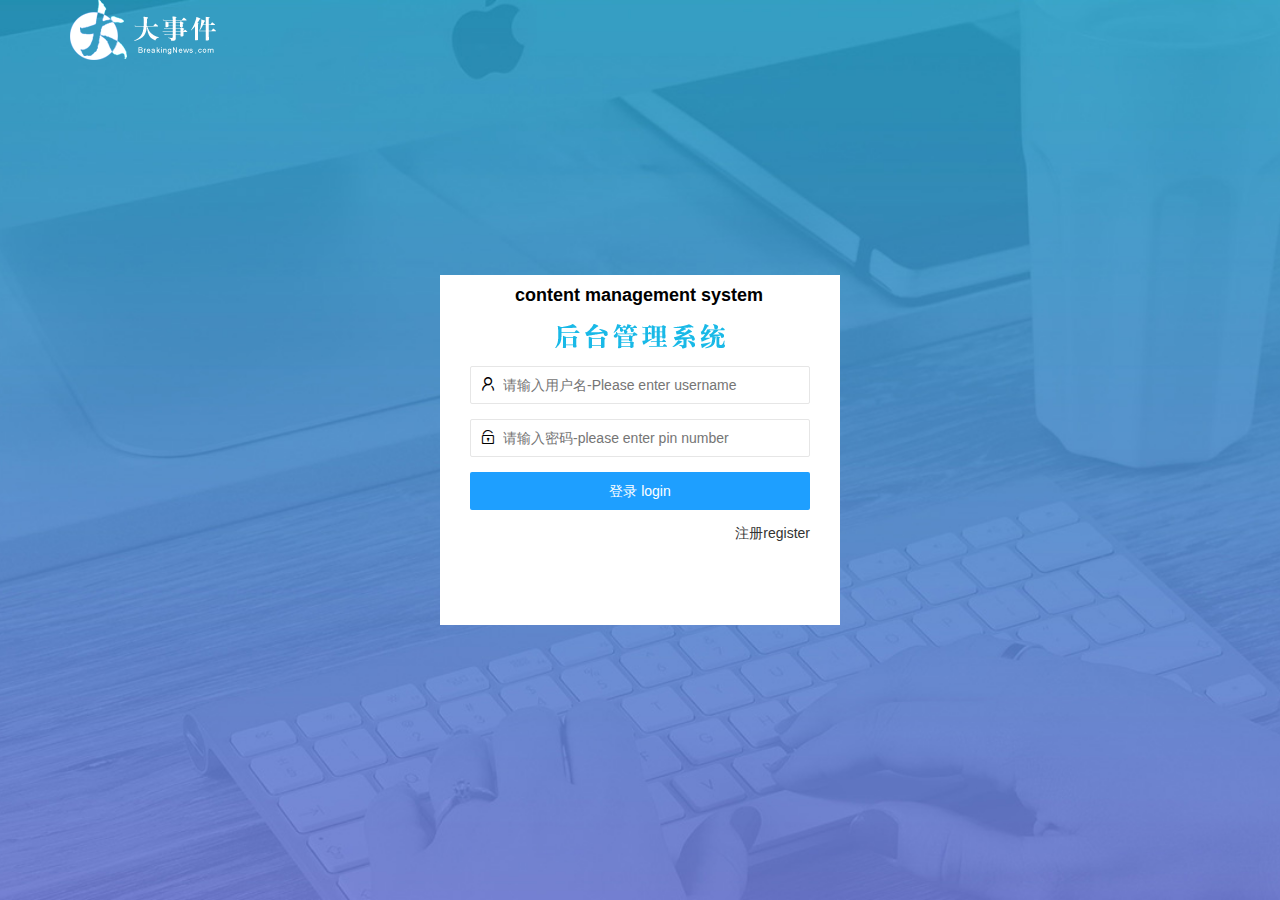
<file: login.html>
<!DOCTYPE html>
<html lang="en">

<head>
    <meta charset="UTF-8">
    <meta http-equiv="X-UA-Compatible" content="IE=edge">
    <meta name="viewport" content="width=device-width, initial-scale=1.0">
    <title>big evet-login/register</title>
    <link rel="stylesheet" href="/assets/lib/layui/css/layui.css" />
    <link rel="stylesheet" href="/assets/css/login.css">
</head>

<body>
    <!-- logo area of the header  -->
    <div class='layui-main'>
        <img src="/assets/images/logo.png" alt="" />

    </div>

    <!-- register area of the login  -->
    <div class="loginAndRegBox">
        <div class="english">content management system</div>
        <div class="titleBox"></div>

        <!-- the div of login  -->
        <div class="login-box">
            <!-- the form of login  -->

            <form class="layui-form" id="form_login">

                <!-- username  -->

                <div class="layui-form-item">
                    <i class="layui-icon layui-icon-username"></i>
                    <input type="text" name="username" required lay-verify="required" placeholder="请输入用户名-Please enter username" autocomplete="off" class="layui-input">
                </div>

                <!-- pin number  -->

                <div class="layui-form-item">
                    <i class="layui-icon layui-icon-password"></i>
                    <input type="password" name="password" required lay-verify="required|pwd" placeholder="请输入密码-please enter pin number" autocomplete="off" class="layui-input" />
                </div>

                <!-- login button  -->
                <div class="layui-form-item ">
                    <button class="layui-btn layui-btn-fluid layui-btn-normal" lay-submit id="77">登录 login</button>
                </div>
                <!-- register button  -->
                <div class="layui-form-item links">
                    <a href="javascript:;" id="link_reg">注册register</a>
                </div>

            </form>


        </div>


        <!-- the div of register  -->


        <div class="reg-box">
            <!-- the from of retgister  -->
            <form class="layui-form" id="form_reg">

                <!-- username  -->
                <div class="layui-form-item">
                    <i class="layui-icon layui-icon-username"></i>
                    <input type="text" name="username" required lay-verify="required" placeholder="请输入用户名-Please enter username" autocomplete="off" class="layui-input">
                </div>

                <!-- pin number  -->

                <div class="layui-form-item">
                    <i class="layui-icon layui-icon-password"></i>
                    <input type="password" name="password" required lay-verify="required|pwd|repwd" placeholder="请输入密码-please enter pin number" autocomplete="off" class="layui-input">
                </div>
                <!-- double check your password  -->
                <div class="layui-form-item">
                    <i class="layui-icon layui-icon-password"></i>
                    <input type="password" name="password" required lay-verify="required|pwd|repwd" placeholder="请再次输入密码-please double check your password" autocomplete="off" class="layui-input">
                </div>

                <!-- register button  -->
                <div class="layui-form-item ">
                    <button class="layui-btn layui-btn-fluid layui-btn-normal" lay-submit>注册 register</button>
                </div>
                <!-- login button  -->
                <div class="layui-form-item links">
                    <a href="javascript:;" id="link_login">登录login</a>
                </div>

            </form>

        </div>


    </div>
    <!-- insert the js of layui  -->
    <script src="/assets/lib/layui/layui.all.js"></script>
    <!-- insert Jquery -->
    <script src="/assets/lib/jquery.js"></script>
    <!-- insert self-made js   -->
    <script src="/assets/js/login.js"></script>

</body>

</html>
</file>
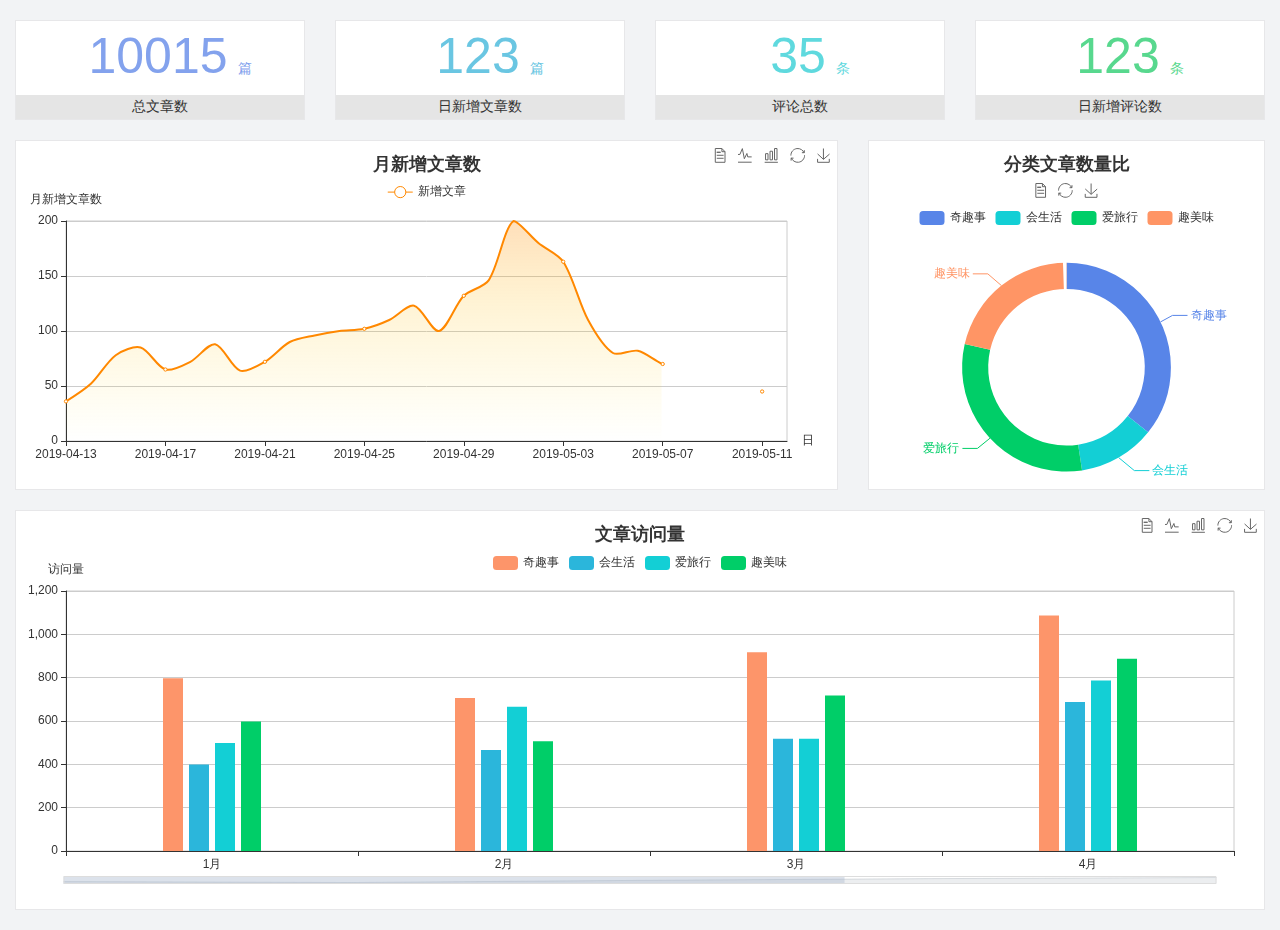
<file: home/dashboard.html>
<!DOCTYPE html>
<html lang="en">

<head>
  <meta charset="UTF-8">
  <meta name="viewport" content="width=device-width, initial-scale=1.0">
  <meta http-equiv="X-UA-Compatible" content="ie=edge">
  <title>图表统计</title>
  <link rel="stylesheet" href="../../assets/lib/bootstrap.css" />
  <link rel="stylesheet" href="../../assets/lib/main.css" />
  <script src="../../assets/lib/jquery.js"></script>
  <script type="text/javascript" src="../../assets/lib/echarts.min.js"></script>
</head>

<body>
  <div class="container-fluid">
    <div class="row spannel_list">
      <div class="col-sm-3 col-xs-6">
        <div class="spannel">
          <em>10015</em><span>篇</span>
          <b>总文章数</b>
        </div>
      </div>
      <div class="col-sm-3 col-xs-6">
        <div class="spannel scolor01">
          <em>123</em><span>篇</span>
          <b>日新增文章数</b>
        </div>
      </div>
      <div class="col-sm-3 col-xs-6">
        <div class="spannel scolor02">
          <em>35</em><span>条</span>
          <b>评论总数</b>
        </div>
      </div>
      <div class="col-sm-3 col-xs-6">
        <div class="spannel scolor03">
          <em>123</em><span>条</span>
          <b>日新增评论数</b>
        </div>
      </div>
    </div>
  </div>

  <div class="container-fluid">
    <div class="row curve-pie">
      <div class="col-lg-8 col-md-8">
        <div class="gragh_pannel" id="curve_show"></div>
      </div>
      <div class="col-lg-4 col-md-4">
        <div class="gragh_pannel" id="pie_show"></div>
      </div>
    </div>
  </div>

  <div class="container-fluid">
    <div class="column_pannel" id="column_show"></div>
  </div>

  <script>
    var oChart = echarts.init(document.getElementById('curve_show'));
    var aList_all = [
      { 'count': 36, 'date': '2019-04-13' },
      { 'count': 52, 'date': '2019-04-14' },
      { 'count': 78, 'date': '2019-04-15' },
      { 'count': 85, 'date': '2019-04-16' },
      { 'count': 65, 'date': '2019-04-17' },
      { 'count': 72, 'date': '2019-04-18' },
      { 'count': 88, 'date': '2019-04-19' },
      { 'count': 64, 'date': '2019-04-20' },
      { 'count': 72, 'date': '2019-04-21' },
      { 'count': 90, 'date': '2019-04-22' },
      { 'count': 96, 'date': '2019-04-23' },
      { 'count': 100, 'date': '2019-04-24' },
      { 'count': 102, 'date': '2019-04-25' },
      { 'count': 110, 'date': '2019-04-26' },
      { 'count': 123, 'date': '2019-04-27' },
      { 'count': 100, 'date': '2019-04-28' },
      { 'count': 132, 'date': '2019-04-29' },
      { 'count': 146, 'date': '2019-04-30' },
      { 'count': 200, 'date': '2019-05-01' },
      { 'count': 180, 'date': '2019-05-02' },
      { 'count': 163, 'date': '2019-05-03' },
      { 'count': 110, 'date': '2019-05-04' },
      { 'count': 80, 'date': '2019-05-05' },
      { 'count': 82, 'date': '2019-05-06' },
      { 'count': 70, 'date': '2019-05-07' },
      { 'count': 65, 'date': '2019-05-08' },
      { 'count': 54, 'date': '2019-05-09' },
      { 'count': 40, 'date': '2019-05-10' },
      { 'count': 45, 'date': '2019-05-11' },
      { 'count': 38, 'date': '2019-05-12' },
    ];

    let aCount = [];
    let aDate = [];

    for (var i = 0; i < aList_all.length; i++) {
      aCount.push(aList_all[i].count);
      aDate.push(aList_all[i].date);
    }

    var chartopt = {
      title: {
        text: '月新增文章数',
        left: 'center',
        top: '10'
      },
      tooltip: {
        trigger: 'axis'
      },
      legend: {
        data: ['新增文章'],
        top: '40'
      },
      toolbox: {
        show: true,
        feature: {
          mark: { show: true },
          dataView: { show: true, readOnly: false },
          magicType: { show: true, type: ['line', 'bar'] },
          restore: { show: true },
          saveAsImage: { show: true }
        }
      },
      calculable: true,
      xAxis: [
        {
          name: '日',
          type: 'category',
          boundaryGap: false,
          data: aDate
        }
      ],
      yAxis: [
        {
          name: '月新增文章数',
          type: 'value'
        }
      ],
      series: [
        {
          name: '新增文章',
          type: 'line',
          smooth: true,
          itemStyle: { normal: { areaStyle: { type: 'default' }, color: '#f80' }, lineStyle: { color: '#f80' } },
          data: aCount
        }],
      areaStyle: {
        normal: {
          color: new echarts.graphic.LinearGradient(0, 0, 0, 1, [{
            offset: 0,
            color: 'rgba(255,136,0,0.39)'
          }, {
            offset: .34,
            color: 'rgba(255,180,0,0.25)'
          }, {
            offset: 1,
            color: 'rgba(255,222,0,0.00)'
          }])

        }
      },
      grid: {
        show: true,
        x: 50,
        x2: 50,
        y: 80,
        height: 220
      }
    };

    oChart.setOption(chartopt);


    var oPie = echarts.init(document.getElementById('pie_show'));
    var oPieopt =
    {
      title: {
        top: 10,
        text: '分类文章数量比',
        x: 'center'
      },
      tooltip: {
        trigger: 'item',
        formatter: "{a} <br/>{b} : {c} ({d}%)"
      },
      color: ['#5885e8', '#13cfd5', '#00ce68', '#ff9565'],
      legend: {
        x: 'center',
        top: 65,
        data: ['奇趣事', '会生活', '爱旅行', '趣美味']
      },
      toolbox: {
        show: true,
        x: 'center',
        top: 35,
        feature: {
          mark: { show: true },
          dataView: { show: true, readOnly: false },
          magicType: {
            show: true,
            type: ['pie', 'funnel'],
            option: {
              funnel: {
                x: '25%',
                width: '50%',
                funnelAlign: 'left',
                max: 1548
              }
            }
          },
          restore: { show: true },
          saveAsImage: { show: true }
        }
      },
      calculable: true,
      series: [
        {
          name: '访问来源',
          type: 'pie',
          radius: ['45%', '60%'],
          center: ['50%', '65%'],
          data: [
            { value: 300, name: '奇趣事' },
            { value: 100, name: '会生活' },
            { value: 260, name: '爱旅行' },
            { value: 180, name: '趣美味' }
          ]
        }
      ]
    };
    oPie.setOption(oPieopt);



    var oColumn = this.echarts.init(document.getElementById('column_show'));
    var oColumnopt =
    {
      title: {
        text: '文章访问量',
        left: 'center',
        top: '10'
      },
      tooltip: {
        trigger: 'axis'
      },
      legend: {
        data: ['奇趣事', '会生活', '爱旅行', '趣美味'],
        top: '40'
      },
      toolbox: {
        show: true,
        feature: {
          mark: { show: true },
          dataView: { show: true, readOnly: false },
          magicType: { show: true, type: ['line', 'bar'] },
          restore: { show: true },
          saveAsImage: { show: true }
        }
      },
      calculable: true,
      xAxis: [
        {
          type: 'category',
          data: ['1月', '2月', '3月', '4月', '5月']
        }
      ],
      yAxis: [
        {
          name: '访问量',
          type: 'value'
        }
      ],
      series: [
        {
          name: '奇趣事',
          type: 'bar',
          barWidth: 20,
          itemStyle: {
            normal: { areaStyle: { type: 'default' }, color: '#fd956a' }
          },
          data: [800, 708, 920, 1090, 1200]
        },
        {
          name: '会生活',
          type: 'bar',
          barWidth: 20,
          itemStyle: {
            normal: { areaStyle: { type: 'default' }, color: '#2bb6db' }
          },
          data: [400, 468, 520, 690, 800]
        },
        {
          name: '爱旅行',
          type: 'bar',
          barWidth: 20,
          itemStyle: {
            normal: { areaStyle: { type: 'default' }, color: '#13cfd5' }
          },
          data: [500, 668, 520, 790, 900]
        },
        {
          name: '趣美味',
          type: 'bar',
          barWidth: 20,
          itemStyle: {
            normal: { areaStyle: { type: 'default' }, color: '#00ce68' }
          },
          data: [600, 508, 720, 890, 1000]
        }
      ],
      grid: {
        show: true,
        x: 50,
        x2: 30,
        y: 80,
        height: 260
      },
      dataZoom: [//给x轴设置滚动条
        {
          start: 0,//默认为0
          end: 100 - 1000 / 31,//默认为100
          type: 'slider',
          show: true,
          xAxisIndex: [0],
          handleSize: 0,//滑动条的 左右2个滑动条的大小
          height: 8,//组件高度
          left: 45, //左边的距离
          right: 50,//右边的距离
          bottom: 26,//右边的距离
          handleColor: '#ddd',//h滑动图标的颜色
          handleStyle: {
            borderColor: "#cacaca",
            borderWidth: "1",
            shadowBlur: 2,
            background: "#ddd",
            shadowColor: "#ddd",
          }
        }]
    };
    oColumn.setOption(oColumnopt);
  </script>
</body>

</html>
</file>
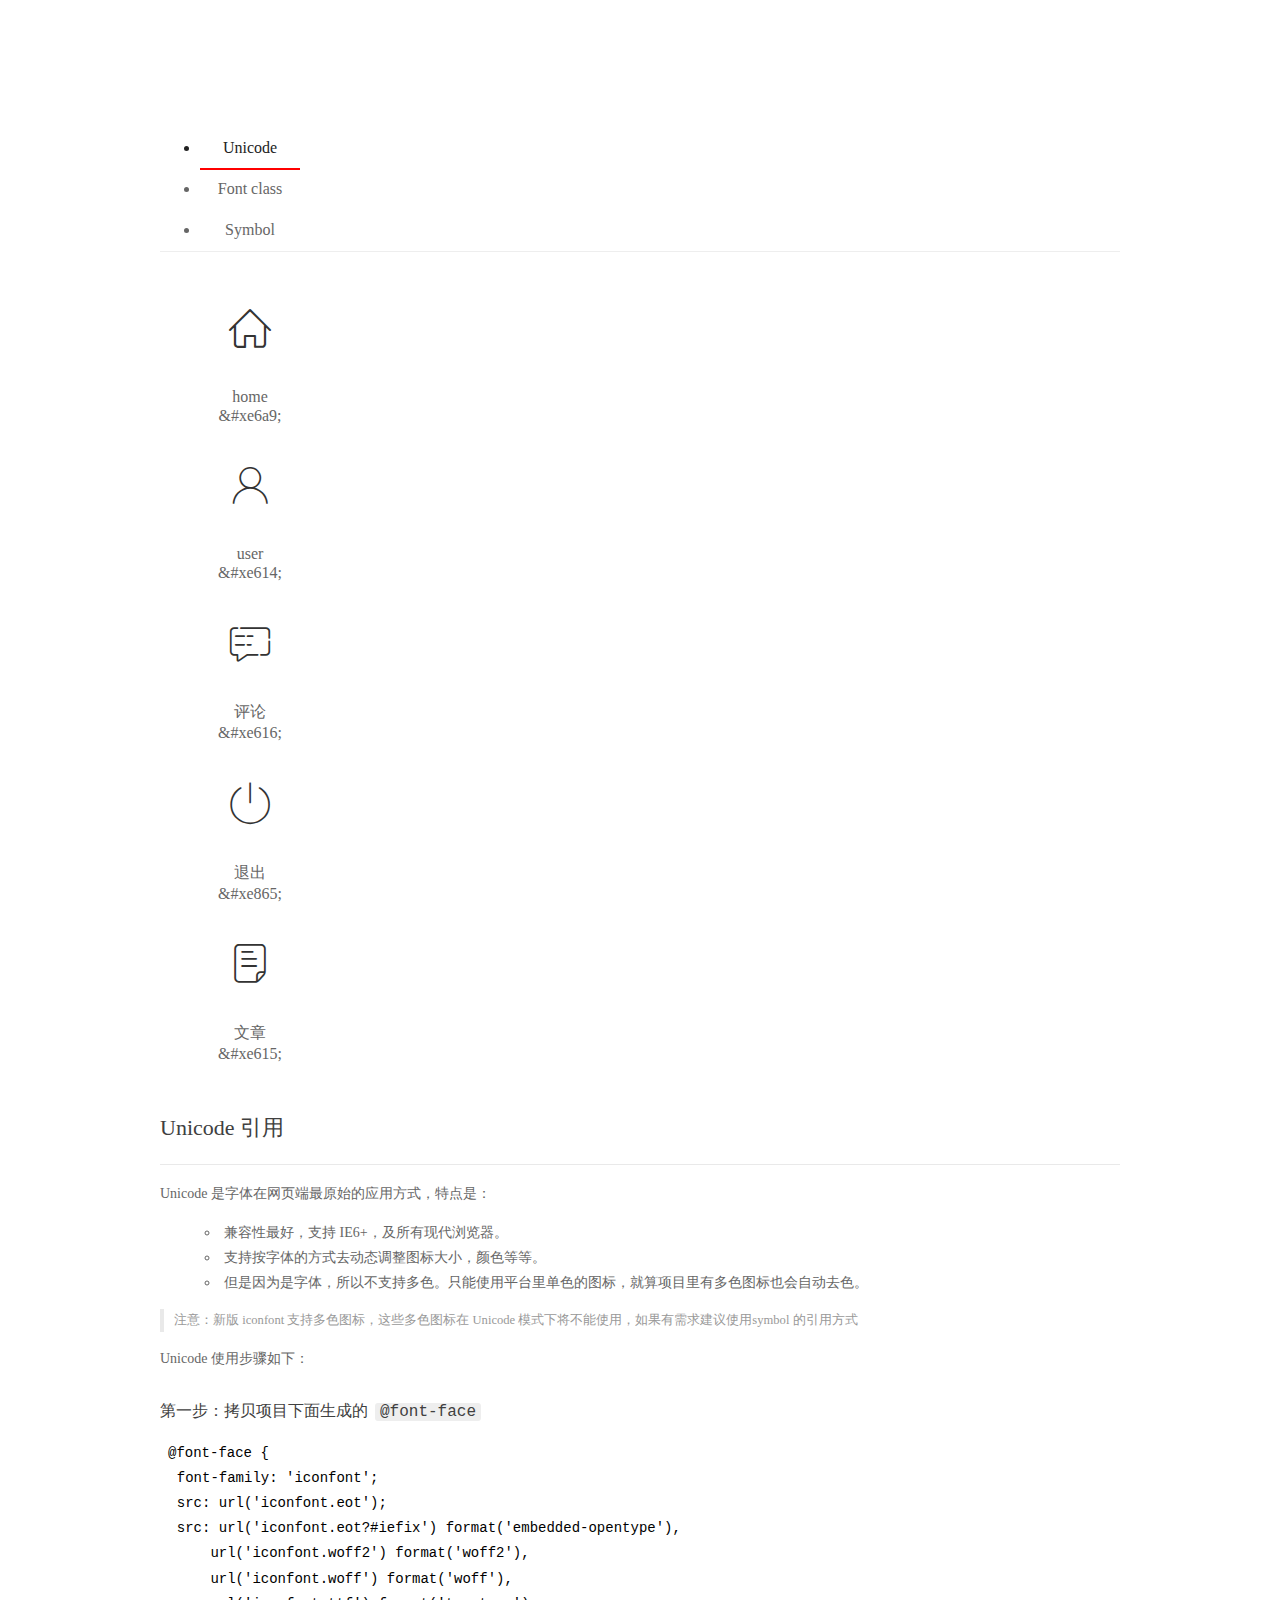
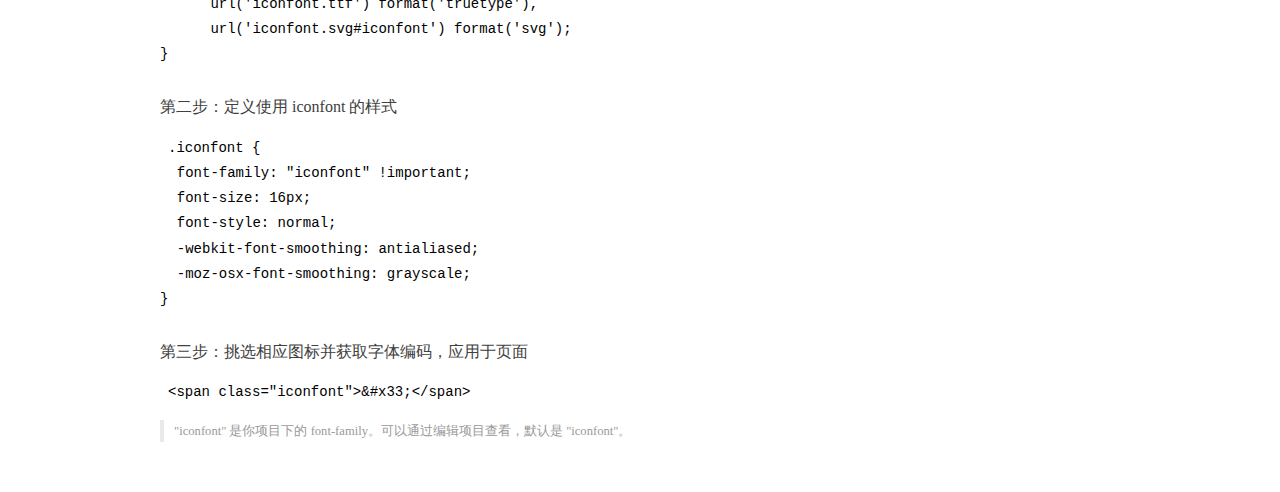
<file: assets/fonts/demo_index.html>
<!DOCTYPE html>
<html>
<head>
  <meta charset="utf-8"/>
  <title>IconFont Demo</title>
  <link rel="shortcut icon" href="https://gtms04.alicdn.com/tps/i4/TB1_oz6GVXXXXaFXpXXJDFnIXXX-64-64.ico" type="image/x-icon"/>
  <link rel="stylesheet" href="https://g.alicdn.com/thx/cube/1.3.2/cube.min.css">
  <link rel="stylesheet" href="demo.css">
  <link rel="stylesheet" href="iconfont.css">
  <script src="iconfont.js"></script>
  <!-- jQuery -->
  <script src="https://a1.alicdn.com/oss/uploads/2018/12/26/7bfddb60-08e8-11e9-9b04-53e73bb6408b.js"></script>
  <!-- 代码高亮 -->
  <script src="https://a1.alicdn.com/oss/uploads/2018/12/26/a3f714d0-08e6-11e9-8a15-ebf944d7534c.js"></script>
</head>
<body>
  <div class="main">
    <h1 class="logo"><a href="https://www.iconfont.cn/" title="iconfont 首页" target="_blank">&#xe86b;</a></h1>
    <div class="nav-tabs">
      <ul id="tabs" class="dib-box">
        <li class="dib active"><span>Unicode</span></li>
        <li class="dib"><span>Font class</span></li>
        <li class="dib"><span>Symbol</span></li>
      </ul>
      
    </div>
    <div class="tab-container">
      <div class="content unicode" style="display: block;">
          <ul class="icon_lists dib-box">
          
            <li class="dib">
              <span class="icon iconfont">&#xe6a9;</span>
                <div class="name">home</div>
                <div class="code-name">&amp;#xe6a9;</div>
              </li>
          
            <li class="dib">
              <span class="icon iconfont">&#xe614;</span>
                <div class="name">user</div>
                <div class="code-name">&amp;#xe614;</div>
              </li>
          
            <li class="dib">
              <span class="icon iconfont">&#xe616;</span>
                <div class="name">评论</div>
                <div class="code-name">&amp;#xe616;</div>
              </li>
          
            <li class="dib">
              <span class="icon iconfont">&#xe865;</span>
                <div class="name">退出</div>
                <div class="code-name">&amp;#xe865;</div>
              </li>
          
            <li class="dib">
              <span class="icon iconfont">&#xe615;</span>
                <div class="name">文章</div>
                <div class="code-name">&amp;#xe615;</div>
              </li>
          
          </ul>
          <div class="article markdown">
          <h2 id="unicode-">Unicode 引用</h2>
          <hr>

          <p>Unicode 是字体在网页端最原始的应用方式，特点是：</p>
          <ul>
            <li>兼容性最好，支持 IE6+，及所有现代浏览器。</li>
            <li>支持按字体的方式去动态调整图标大小，颜色等等。</li>
            <li>但是因为是字体，所以不支持多色。只能使用平台里单色的图标，就算项目里有多色图标也会自动去色。</li>
          </ul>
          <blockquote>
            <p>注意：新版 iconfont 支持多色图标，这些多色图标在 Unicode 模式下将不能使用，如果有需求建议使用symbol 的引用方式</p>
          </blockquote>
          <p>Unicode 使用步骤如下：</p>
          <h3 id="-font-face">第一步：拷贝项目下面生成的 <code>@font-face</code></h3>
<pre><code class="language-css"
>@font-face {
  font-family: 'iconfont';
  src: url('iconfont.eot');
  src: url('iconfont.eot?#iefix') format('embedded-opentype'),
      url('iconfont.woff2') format('woff2'),
      url('iconfont.woff') format('woff'),
      url('iconfont.ttf') format('truetype'),
      url('iconfont.svg#iconfont') format('svg');
}
</code></pre>
          <h3 id="-iconfont-">第二步：定义使用 iconfont 的样式</h3>
<pre><code class="language-css"
>.iconfont {
  font-family: "iconfont" !important;
  font-size: 16px;
  font-style: normal;
  -webkit-font-smoothing: antialiased;
  -moz-osx-font-smoothing: grayscale;
}
</code></pre>
          <h3 id="-">第三步：挑选相应图标并获取字体编码，应用于页面</h3>
<pre>
<code class="language-html"
>&lt;span class="iconfont"&gt;&amp;#x33;&lt;/span&gt;
</code></pre>
          <blockquote>
            <p>"iconfont" 是你项目下的 font-family。可以通过编辑项目查看，默认是 "iconfont"。</p>
          </blockquote>
          </div>
      </div>
      <div class="content font-class">
        <ul class="icon_lists dib-box">
          
          <li class="dib">
            <span class="icon iconfont icon-home"></span>
            <div class="name">
              home
            </div>
            <div class="code-name">.icon-home
            </div>
          </li>
          
          <li class="dib">
            <span class="icon iconfont icon-user"></span>
            <div class="name">
              user
            </div>
            <div class="code-name">.icon-user
            </div>
          </li>
          
          <li class="dib">
            <span class="icon iconfont icon-pinglun"></span>
            <div class="name">
              评论
            </div>
            <div class="code-name">.icon-pinglun
            </div>
          </li>
          
          <li class="dib">
            <span class="icon iconfont icon-tuichu"></span>
            <div class="name">
              退出
            </div>
            <div class="code-name">.icon-tuichu
            </div>
          </li>
          
          <li class="dib">
            <span class="icon iconfont icon-16"></span>
            <div class="name">
              文章
            </div>
            <div class="code-name">.icon-16
            </div>
          </li>
          
        </ul>
        <div class="article markdown">
        <h2 id="font-class-">font-class 引用</h2>
        <hr>

        <p>font-class 是 Unicode 使用方式的一种变种，主要是解决 Unicode 书写不直观，语意不明确的问题。</p>
        <p>与 Unicode 使用方式相比，具有如下特点：</p>
        <ul>
          <li>兼容性良好，支持 IE8+，及所有现代浏览器。</li>
          <li>相比于 Unicode 语意明确，书写更直观。可以很容易分辨这个 icon 是什么。</li>
          <li>因为使用 class 来定义图标，所以当要替换图标时，只需要修改 class 里面的 Unicode 引用。</li>
          <li>不过因为本质上还是使用的字体，所以多色图标还是不支持的。</li>
        </ul>
        <p>使用步骤如下：</p>
        <h3 id="-fontclass-">第一步：引入项目下面生成的 fontclass 代码：</h3>
<pre><code class="language-html">&lt;link rel="stylesheet" href="./iconfont.css"&gt;
</code></pre>
        <h3 id="-">第二步：挑选相应图标并获取类名，应用于页面：</h3>
<pre><code class="language-html">&lt;span class="iconfont icon-xxx"&gt;&lt;/span&gt;
</code></pre>
        <blockquote>
          <p>"
            iconfont" 是你项目下的 font-family。可以通过编辑项目查看，默认是 "iconfont"。</p>
        </blockquote>
      </div>
      </div>
      <div class="content symbol">
          <ul class="icon_lists dib-box">
          
            <li class="dib">
                <svg class="icon svg-icon" aria-hidden="true">
                  <use xlink:href="#icon-home"></use>
                </svg>
                <div class="name">home</div>
                <div class="code-name">#icon-home</div>
            </li>
          
            <li class="dib">
                <svg class="icon svg-icon" aria-hidden="true">
                  <use xlink:href="#icon-user"></use>
                </svg>
                <div class="name">user</div>
                <div class="code-name">#icon-user</div>
            </li>
          
            <li class="dib">
                <svg class="icon svg-icon" aria-hidden="true">
                  <use xlink:href="#icon-pinglun"></use>
                </svg>
                <div class="name">评论</div>
                <div class="code-name">#icon-pinglun</div>
            </li>
          
            <li class="dib">
                <svg class="icon svg-icon" aria-hidden="true">
                  <use xlink:href="#icon-tuichu"></use>
                </svg>
                <div class="name">退出</div>
                <div class="code-name">#icon-tuichu</div>
            </li>
          
            <li class="dib">
                <svg class="icon svg-icon" aria-hidden="true">
                  <use xlink:href="#icon-16"></use>
                </svg>
                <div class="name">文章</div>
                <div class="code-name">#icon-16</div>
            </li>
          
          </ul>
          <div class="article markdown">
          <h2 id="symbol-">Symbol 引用</h2>
          <hr>

          <p>这是一种全新的使用方式，应该说这才是未来的主流，也是平台目前推荐的用法。相关介绍可以参考这篇<a href="">文章</a>
            这种用法其实是做了一个 SVG 的集合，与另外两种相比具有如下特点：</p>
          <ul>
            <li>支持多色图标了，不再受单色限制。</li>
            <li>通过一些技巧，支持像字体那样，通过 <code>font-size</code>, <code>color</code> 来调整样式。</li>
            <li>兼容性较差，支持 IE9+，及现代浏览器。</li>
            <li>浏览器渲染 SVG 的性能一般，还不如 png。</li>
          </ul>
          <p>使用步骤如下：</p>
          <h3 id="-symbol-">第一步：引入项目下面生成的 symbol 代码：</h3>
<pre><code class="language-html">&lt;script src="./iconfont.js"&gt;&lt;/script&gt;
</code></pre>
          <h3 id="-css-">第二步：加入通用 CSS 代码（引入一次就行）：</h3>
<pre><code class="language-html">&lt;style&gt;
.icon {
  width: 1em;
  height: 1em;
  vertical-align: -0.15em;
  fill: currentColor;
  overflow: hidden;
}
&lt;/style&gt;
</code></pre>
          <h3 id="-">第三步：挑选相应图标并获取类名，应用于页面：</h3>
<pre><code class="language-html">&lt;svg class="icon" aria-hidden="true"&gt;
  &lt;use xlink:href="#icon-xxx"&gt;&lt;/use&gt;
&lt;/svg&gt;
</code></pre>
          </div>
      </div>

    </div>
  </div>
  <script>
  $(document).ready(function () {
      $('.tab-container .content:first').show()

      $('#tabs li').click(function (e) {
        var tabContent = $('.tab-container .content')
        var index = $(this).index()

        if ($(this).hasClass('active')) {
          return
        } else {
          $('#tabs li').removeClass('active')
          $(this).addClass('active')

          tabContent.hide().eq(index).fadeIn()
        }
      })
    })
  </script>
</body>
</html>
</file>
<file: assets/lib/layui/css/layui.css>
/** layui-v2.5.5 MIT License By https://www.layui.com */
 .layui-inline,img{display:inline-block;vertical-align:middle}h1,h2,h3,h4,h5,h6{font-weight:400}.layui-edge,.layui-header,.layui-inline,.layui-main{position:relative}.layui-body,.layui-edge,.layui-elip{overflow:hidden}.layui-btn,.layui-edge,.layui-inline,img{vertical-align:middle}.layui-btn,.layui-disabled,.layui-icon,.layui-unselect{-moz-user-select:none;-webkit-user-select:none;-ms-user-select:none}.layui-elip,.layui-form-checkbox span,.layui-form-pane .layui-form-label{text-overflow:ellipsis;white-space:nowrap}.layui-breadcrumb,.layui-tree-btnGroup{visibility:hidden}blockquote,body,button,dd,div,dl,dt,form,h1,h2,h3,h4,h5,h6,input,li,ol,p,pre,td,textarea,th,ul{margin:0;padding:0;-webkit-tap-highlight-color:rgba(0,0,0,0)}a:active,a:hover{outline:0}img{border:none}li{list-style:none}table{border-collapse:collapse;border-spacing:0}h4,h5,h6{font-size:100%}button,input,optgroup,option,select,textarea{font-family:inherit;font-size:inherit;font-style:inherit;font-weight:inherit;outline:0}pre{white-space:pre-wrap;white-space:-moz-pre-wrap;white-space:-pre-wrap;white-space:-o-pre-wrap;word-wrap:break-word}body{line-height:24px;font:14px Helvetica Neue,Helvetica,PingFang SC,Tahoma,Arial,sans-serif}hr{height:1px;margin:10px 0;border:0;clear:both}a{color:#333;text-decoration:none}a:hover{color:#777}a cite{font-style:normal;*cursor:pointer}.layui-border-box,.layui-border-box *{box-sizing:border-box}.layui-box,.layui-box *{box-sizing:content-box}.layui-clear{clear:both;*zoom:1}.layui-clear:after{content:'\20';clear:both;*zoom:1;display:block;height:0}.layui-inline{*display:inline;*zoom:1}.layui-edge{display:inline-block;width:0;height:0;border-width:6px;border-style:dashed;border-color:transparent}.layui-edge-top{top:-4px;border-bottom-color:#999;border-bottom-style:solid}.layui-edge-right{border-left-color:#999;border-left-style:solid}.layui-edge-bottom{top:2px;border-top-color:#999;border-top-style:solid}.layui-edge-left{border-right-color:#999;border-right-style:solid}.layui-disabled,.layui-disabled:hover{color:#d2d2d2!important;cursor:not-allowed!important}.layui-circle{border-radius:100%}.layui-show{display:block!important}.layui-hide{display:none!important}@font-face{font-family:layui-icon;src:url(../font/iconfont.eot?v=250);src:url(../font/iconfont.eot?v=250#iefix) format('embedded-opentype'),url(../font/iconfont.woff2?v=250) format('woff2'),url(../font/iconfont.woff?v=250) format('woff'),url(../font/iconfont.ttf?v=250) format('truetype'),url(../font/iconfont.svg?v=250#layui-icon) format('svg')}.layui-icon{font-family:layui-icon!important;font-size:16px;font-style:normal;-webkit-font-smoothing:antialiased;-moz-osx-font-smoothing:grayscale}.layui-icon-reply-fill:before{content:"\e611"}.layui-icon-set-fill:before{content:"\e614"}.layui-icon-menu-fill:before{content:"\e60f"}.layui-icon-search:before{content:"\e615"}.layui-icon-share:before{content:"\e641"}.layui-icon-set-sm:before{content:"\e620"}.layui-icon-engine:before{content:"\e628"}.layui-icon-close:before{content:"\1006"}.layui-icon-close-fill:before{content:"\1007"}.layui-icon-chart-screen:before{content:"\e629"}.layui-icon-star:before{content:"\e600"}.layui-icon-circle-dot:before{content:"\e617"}.layui-icon-chat:before{content:"\e606"}.layui-icon-release:before{content:"\e609"}.layui-icon-list:before{content:"\e60a"}.layui-icon-chart:before{content:"\e62c"}.layui-icon-ok-circle:before{content:"\1005"}.layui-icon-layim-theme:before{content:"\e61b"}.layui-icon-table:before{content:"\e62d"}.layui-icon-right:before{content:"\e602"}.layui-icon-left:before{content:"\e603"}.layui-icon-cart-simple:before{content:"\e698"}.layui-icon-face-cry:before{content:"\e69c"}.layui-icon-face-smile:before{content:"\e6af"}.layui-icon-survey:before{content:"\e6b2"}.layui-icon-tree:before{content:"\e62e"}.layui-icon-upload-circle:before{content:"\e62f"}.layui-icon-add-circle:before{content:"\e61f"}.layui-icon-download-circle:before{content:"\e601"}.layui-icon-templeate-1:before{content:"\e630"}.layui-icon-util:before{content:"\e631"}.layui-icon-face-surprised:before{content:"\e664"}.layui-icon-edit:before{content:"\e642"}.layui-icon-speaker:before{content:"\e645"}.layui-icon-down:before{content:"\e61a"}.layui-icon-file:before{content:"\e621"}.layui-icon-layouts:before{content:"\e632"}.layui-icon-rate-half:before{content:"\e6c9"}.layui-icon-add-circle-fine:before{content:"\e608"}.layui-icon-prev-circle:before{content:"\e633"}.layui-icon-read:before{content:"\e705"}.layui-icon-404:before{content:"\e61c"}.layui-icon-carousel:before{content:"\e634"}.layui-icon-help:before{content:"\e607"}.layui-icon-code-circle:before{content:"\e635"}.layui-icon-water:before{content:"\e636"}.layui-icon-username:before{content:"\e66f"}.layui-icon-find-fill:before{content:"\e670"}.layui-icon-about:before{content:"\e60b"}.layui-icon-location:before{content:"\e715"}.layui-icon-up:before{content:"\e619"}.layui-icon-pause:before{content:"\e651"}.layui-icon-date:before{content:"\e637"}.layui-icon-layim-uploadfile:before{content:"\e61d"}.layui-icon-delete:before{content:"\e640"}.layui-icon-play:before{content:"\e652"}.layui-icon-top:before{content:"\e604"}.layui-icon-friends:before{content:"\e612"}.layui-icon-refresh-3:before{content:"\e9aa"}.layui-icon-ok:before{content:"\e605"}.layui-icon-layer:before{content:"\e638"}.layui-icon-face-smile-fine:before{content:"\e60c"}.layui-icon-dollar:before{content:"\e659"}.layui-icon-group:before{content:"\e613"}.layui-icon-layim-download:before{content:"\e61e"}.layui-icon-picture-fine:before{content:"\e60d"}.layui-icon-link:before{content:"\e64c"}.layui-icon-diamond:before{content:"\e735"}.layui-icon-log:before{content:"\e60e"}.layui-icon-rate-solid:before{content:"\e67a"}.layui-icon-fonts-del:before{content:"\e64f"}.layui-icon-unlink:before{content:"\e64d"}.layui-icon-fonts-clear:before{content:"\e639"}.layui-icon-triangle-r:before{content:"\e623"}.layui-icon-circle:before{content:"\e63f"}.layui-icon-radio:before{content:"\e643"}.layui-icon-align-center:before{content:"\e647"}.layui-icon-align-right:before{content:"\e648"}.layui-icon-align-left:before{content:"\e649"}.layui-icon-loading-1:before{content:"\e63e"}.layui-icon-return:before{content:"\e65c"}.layui-icon-fonts-strong:before{content:"\e62b"}.layui-icon-upload:before{content:"\e67c"}.layui-icon-dialogue:before{content:"\e63a"}.layui-icon-video:before{content:"\e6ed"}.layui-icon-headset:before{content:"\e6fc"}.layui-icon-cellphone-fine:before{content:"\e63b"}.layui-icon-add-1:before{content:"\e654"}.layui-icon-face-smile-b:before{content:"\e650"}.layui-icon-fonts-html:before{content:"\e64b"}.layui-icon-form:before{content:"\e63c"}.layui-icon-cart:before{content:"\e657"}.layui-icon-camera-fill:before{content:"\e65d"}.layui-icon-tabs:before{content:"\e62a"}.layui-icon-fonts-code:before{content:"\e64e"}.layui-icon-fire:before{content:"\e756"}.layui-icon-set:before{content:"\e716"}.layui-icon-fonts-u:before{content:"\e646"}.layui-icon-triangle-d:before{content:"\e625"}.layui-icon-tips:before{content:"\e702"}.layui-icon-picture:before{content:"\e64a"}.layui-icon-more-vertical:before{content:"\e671"}.layui-icon-flag:before{content:"\e66c"}.layui-icon-loading:before{content:"\e63d"}.layui-icon-fonts-i:before{content:"\e644"}.layui-icon-refresh-1:before{content:"\e666"}.layui-icon-rmb:before{content:"\e65e"}.layui-icon-home:before{content:"\e68e"}.layui-icon-user:before{content:"\e770"}.layui-icon-notice:before{content:"\e667"}.layui-icon-login-weibo:before{content:"\e675"}.layui-icon-voice:before{content:"\e688"}.layui-icon-upload-drag:before{content:"\e681"}.layui-icon-login-qq:before{content:"\e676"}.layui-icon-snowflake:before{content:"\e6b1"}.layui-icon-file-b:before{content:"\e655"}.layui-icon-template:before{content:"\e663"}.layui-icon-auz:before{content:"\e672"}.layui-icon-console:before{content:"\e665"}.layui-icon-app:before{content:"\e653"}.layui-icon-prev:before{content:"\e65a"}.layui-icon-website:before{content:"\e7ae"}.layui-icon-next:before{content:"\e65b"}.layui-icon-component:before{content:"\e857"}.layui-icon-more:before{content:"\e65f"}.layui-icon-login-wechat:before{content:"\e677"}.layui-icon-shrink-right:before{content:"\e668"}.layui-icon-spread-left:before{content:"\e66b"}.layui-icon-camera:before{content:"\e660"}.layui-icon-note:before{content:"\e66e"}.layui-icon-refresh:before{content:"\e669"}.layui-icon-female:before{content:"\e661"}.layui-icon-male:before{content:"\e662"}.layui-icon-password:before{content:"\e673"}.layui-icon-senior:before{content:"\e674"}.layui-icon-theme:before{content:"\e66a"}.layui-icon-tread:before{content:"\e6c5"}.layui-icon-praise:before{content:"\e6c6"}.layui-icon-star-fill:before{content:"\e658"}.layui-icon-rate:before{content:"\e67b"}.layui-icon-template-1:before{content:"\e656"}.layui-icon-vercode:before{content:"\e679"}.layui-icon-cellphone:before{content:"\e678"}.layui-icon-screen-full:before{content:"\e622"}.layui-icon-screen-restore:before{content:"\e758"}.layui-icon-cols:before{content:"\e610"}.layui-icon-export:before{content:"\e67d"}.layui-icon-print:before{content:"\e66d"}.layui-icon-slider:before{content:"\e714"}.layui-icon-addition:before{content:"\e624"}.layui-icon-subtraction:before{content:"\e67e"}.layui-icon-service:before{content:"\e626"}.layui-icon-transfer:before{content:"\e691"}.layui-main{width:1140px;margin:0 auto}.layui-header{z-index:1000;height:60px}.layui-header a:hover{transition:all .5s;-webkit-transition:all .5s}.layui-side{position:fixed;left:0;top:0;bottom:0;z-index:999;width:200px;overflow-x:hidden}.layui-side-scroll{position:relative;width:220px;height:100%;overflow-x:hidden}.layui-body{position:absolute;left:200px;right:0;top:0;bottom:0;z-index:998;width:auto;overflow-y:auto;box-sizing:border-box}.layui-layout-body{overflow:hidden}.layui-layout-admin .layui-header{background-color:#23262E}.layui-layout-admin .layui-side{top:60px;width:200px;overflow-x:hidden}.layui-layout-admin .layui-body{position:fixed;top:60px;bottom:44px}.layui-layout-admin .layui-main{width:auto;margin:0 15px}.layui-layout-admin .layui-footer{position:fixed;left:200px;right:0;bottom:0;height:44px;line-height:44px;padding:0 15px;background-color:#eee}.layui-layout-admin .layui-logo{position:absolute;left:0;top:0;width:200px;height:100%;line-height:60px;text-align:center;color:#009688;font-size:16px}.layui-layout-admin .layui-header .layui-nav{background:0 0}.layui-layout-left{position:absolute!important;left:200px;top:0}.layui-layout-right{position:absolute!important;right:0;top:0}.layui-container{position:relative;margin:0 auto;padding:0 15px;box-sizing:border-box}.layui-fluid{position:relative;margin:0 auto;padding:0 15px}.layui-row:after,.layui-row:before{content:'';display:block;clear:both}.layui-col-lg1,.layui-col-lg10,.layui-col-lg11,.layui-col-lg12,.layui-col-lg2,.layui-col-lg3,.layui-col-lg4,.layui-col-lg5,.layui-col-lg6,.layui-col-lg7,.layui-col-lg8,.layui-col-lg9,.layui-col-md1,.layui-col-md10,.layui-col-md11,.layui-col-md12,.layui-col-md2,.layui-col-md3,.layui-col-md4,.layui-col-md5,.layui-col-md6,.layui-col-md7,.layui-col-md8,.layui-col-md9,.layui-col-sm1,.layui-col-sm10,.layui-col-sm11,.layui-col-sm12,.layui-col-sm2,.layui-col-sm3,.layui-col-sm4,.layui-col-sm5,.layui-col-sm6,.layui-col-sm7,.layui-col-sm8,.layui-col-sm9,.layui-col-xs1,.layui-col-xs10,.layui-col-xs11,.layui-col-xs12,.layui-col-xs2,.layui-col-xs3,.layui-col-xs4,.layui-col-xs5,.layui-col-xs6,.layui-col-xs7,.layui-col-xs8,.layui-col-xs9{position:relative;display:block;box-sizing:border-box}.layui-col-xs1,.layui-col-xs10,.layui-col-xs11,.layui-col-xs12,.layui-col-xs2,.layui-col-xs3,.layui-col-xs4,.layui-col-xs5,.layui-col-xs6,.layui-col-xs7,.layui-col-xs8,.layui-col-xs9{float:left}.layui-col-xs1{width:8.33333333%}.layui-col-xs2{width:16.66666667%}.layui-col-xs3{width:25%}.layui-col-xs4{width:33.33333333%}.layui-col-xs5{width:41.66666667%}.layui-col-xs6{width:50%}.layui-col-xs7{width:58.33333333%}.layui-col-xs8{width:66.66666667%}.layui-col-xs9{width:75%}.layui-col-xs10{width:83.33333333%}.layui-col-xs11{width:91.66666667%}.layui-col-xs12{width:100%}.layui-col-xs-offset1{margin-left:8.33333333%}.layui-col-xs-offset2{margin-left:16.66666667%}.layui-col-xs-offset3{margin-left:25%}.layui-col-xs-offset4{margin-left:33.33333333%}.layui-col-xs-offset5{margin-left:41.66666667%}.layui-col-xs-offset6{margin-left:50%}.layui-col-xs-offset7{margin-left:58.33333333%}.layui-col-xs-offset8{margin-left:66.66666667%}.layui-col-xs-offset9{margin-left:75%}.layui-col-xs-offset10{margin-left:83.33333333%}.layui-col-xs-offset11{margin-left:91.66666667%}.layui-col-xs-offset12{margin-left:100%}@media screen and (max-width:768px){.layui-hide-xs{display:none!important}.layui-show-xs-block{display:block!important}.layui-show-xs-inline{display:inline!important}.layui-show-xs-inline-block{display:inline-block!important}}@media screen and (min-width:768px){.layui-container{width:750px}.layui-hide-sm{display:none!important}.layui-show-sm-block{display:block!important}.layui-show-sm-inline{display:inline!important}.layui-show-sm-inline-block{display:inline-block!important}.layui-col-sm1,.layui-col-sm10,.layui-col-sm11,.layui-col-sm12,.layui-col-sm2,.layui-col-sm3,.layui-col-sm4,.layui-col-sm5,.layui-col-sm6,.layui-col-sm7,.layui-col-sm8,.layui-col-sm9{float:left}.layui-col-sm1{width:8.33333333%}.layui-col-sm2{width:16.66666667%}.layui-col-sm3{width:25%}.layui-col-sm4{width:33.33333333%}.layui-col-sm5{width:41.66666667%}.layui-col-sm6{width:50%}.layui-col-sm7{width:58.33333333%}.layui-col-sm8{width:66.66666667%}.layui-col-sm9{width:75%}.layui-col-sm10{width:83.33333333%}.layui-col-sm11{width:91.66666667%}.layui-col-sm12{width:100%}.layui-col-sm-offset1{margin-left:8.33333333%}.layui-col-sm-offset2{margin-left:16.66666667%}.layui-col-sm-offset3{margin-left:25%}.layui-col-sm-offset4{margin-left:33.33333333%}.layui-col-sm-offset5{margin-left:41.66666667%}.layui-col-sm-offset6{margin-left:50%}.layui-col-sm-offset7{margin-left:58.33333333%}.layui-col-sm-offset8{margin-left:66.66666667%}.layui-col-sm-offset9{margin-left:75%}.layui-col-sm-offset10{margin-left:83.33333333%}.layui-col-sm-offset11{margin-left:91.66666667%}.layui-col-sm-offset12{margin-left:100%}}@media screen and (min-width:992px){.layui-container{width:970px}.layui-hide-md{display:none!important}.layui-show-md-block{display:block!important}.layui-show-md-inline{display:inline!important}.layui-show-md-inline-block{display:inline-block!important}.layui-col-md1,.layui-col-md10,.layui-col-md11,.layui-col-md12,.layui-col-md2,.layui-col-md3,.layui-col-md4,.layui-col-md5,.layui-col-md6,.layui-col-md7,.layui-col-md8,.layui-col-md9{float:left}.layui-col-md1{width:8.33333333%}.layui-col-md2{width:16.66666667%}.layui-col-md3{width:25%}.layui-col-md4{width:33.33333333%}.layui-col-md5{width:41.66666667%}.layui-col-md6{width:50%}.layui-col-md7{width:58.33333333%}.layui-col-md8{width:66.66666667%}.layui-col-md9{width:75%}.layui-col-md10{width:83.33333333%}.layui-col-md11{width:91.66666667%}.layui-col-md12{width:100%}.layui-col-md-offset1{margin-left:8.33333333%}.layui-col-md-offset2{margin-left:16.66666667%}.layui-col-md-offset3{margin-left:25%}.layui-col-md-offset4{margin-left:33.33333333%}.layui-col-md-offset5{margin-left:41.66666667%}.layui-col-md-offset6{margin-left:50%}.layui-col-md-offset7{margin-left:58.33333333%}.layui-col-md-offset8{margin-left:66.66666667%}.layui-col-md-offset9{margin-left:75%}.layui-col-md-offset10{margin-left:83.33333333%}.layui-col-md-offset11{margin-left:91.66666667%}.layui-col-md-offset12{margin-left:100%}}@media screen and (min-width:1200px){.layui-container{width:1170px}.layui-hide-lg{display:none!important}.layui-show-lg-block{display:block!important}.layui-show-lg-inline{display:inline!important}.layui-show-lg-inline-block{display:inline-block!important}.layui-col-lg1,.layui-col-lg10,.layui-col-lg11,.layui-col-lg12,.layui-col-lg2,.layui-col-lg3,.layui-col-lg4,.layui-col-lg5,.layui-col-lg6,.layui-col-lg7,.layui-col-lg8,.layui-col-lg9{float:left}.layui-col-lg1{width:8.33333333%}.layui-col-lg2{width:16.66666667%}.layui-col-lg3{width:25%}.layui-col-lg4{width:33.33333333%}.layui-col-lg5{width:41.66666667%}.layui-col-lg6{width:50%}.layui-col-lg7{width:58.33333333%}.layui-col-lg8{width:66.66666667%}.layui-col-lg9{width:75%}.layui-col-lg10{width:83.33333333%}.layui-col-lg11{width:91.66666667%}.layui-col-lg12{width:100%}.layui-col-lg-offset1{margin-left:8.33333333%}.layui-col-lg-offset2{margin-left:16.66666667%}.layui-col-lg-offset3{margin-left:25%}.layui-col-lg-offset4{margin-left:33.33333333%}.layui-col-lg-offset5{margin-left:41.66666667%}.layui-col-lg-offset6{margin-left:50%}.layui-col-lg-offset7{margin-left:58.33333333%}.layui-col-lg-offset8{margin-left:66.66666667%}.layui-col-lg-offset9{margin-left:75%}.layui-col-lg-offset10{margin-left:83.33333333%}.layui-col-lg-offset11{margin-left:91.66666667%}.layui-col-lg-offset12{margin-left:100%}}.layui-col-space1{margin:-.5px}.layui-col-space1>*{padding:.5px}.layui-col-space3{margin:-1.5px}.layui-col-space3>*{padding:1.5px}.layui-col-space5{margin:-2.5px}.layui-col-space5>*{padding:2.5px}.layui-col-space8{margin:-3.5px}.layui-col-space8>*{padding:3.5px}.layui-col-space10{margin:-5px}.layui-col-space10>*{padding:5px}.layui-col-space12{margin:-6px}.layui-col-space12>*{padding:6px}.layui-col-space15{margin:-7.5px}.layui-col-space15>*{padding:7.5px}.layui-col-space18{margin:-9px}.layui-col-space18>*{padding:9px}.layui-col-space20{margin:-10px}.layui-col-space20>*{padding:10px}.layui-col-space22{margin:-11px}.layui-col-space22>*{padding:11px}.layui-col-space25{margin:-12.5px}.layui-col-space25>*{padding:12.5px}.layui-col-space30{margin:-15px}.layui-col-space30>*{padding:15px}.layui-btn,.layui-input,.layui-select,.layui-textarea,.layui-upload-button{outline:0;-webkit-appearance:none;transition:all .3s;-webkit-transition:all .3s;box-sizing:border-box}.layui-elem-quote{margin-bottom:10px;padding:15px;line-height:22px;border-left:5px solid #009688;border-radius:0 2px 2px 0;background-color:#f2f2f2}.layui-quote-nm{border-style:solid;border-width:1px 1px 1px 5px;background:0 0}.layui-elem-field{margin-bottom:10px;padding:0;border-width:1px;border-style:solid}.layui-elem-field legend{margin-left:20px;padding:0 10px;font-size:20px;font-weight:300}.layui-field-title{margin:10px 0 20px;border-width:1px 0 0}.layui-field-box{padding:10px 15px}.layui-field-title .layui-field-box{padding:10px 0}.layui-progress{position:relative;height:6px;border-radius:20px;background-color:#e2e2e2}.layui-progress-bar{position:absolute;left:0;top:0;width:0;max-width:100%;height:6px;border-radius:20px;text-align:right;background-color:#5FB878;transition:all .3s;-webkit-transition:all .3s}.layui-progress-big,.layui-progress-big .layui-progress-bar{height:18px;line-height:18px}.layui-progress-text{position:relative;top:-20px;line-height:18px;font-size:12px;color:#666}.layui-progress-big .layui-progress-text{position:static;padding:0 10px;color:#fff}.layui-collapse{border-width:1px;border-style:solid;border-radius:2px}.layui-colla-content,.layui-colla-item{border-top-width:1px;border-top-style:solid}.layui-colla-item:first-child{border-top:none}.layui-colla-title{position:relative;height:42px;line-height:42px;padding:0 15px 0 35px;color:#333;background-color:#f2f2f2;cursor:pointer;font-size:14px;overflow:hidden}.layui-colla-content{display:none;padding:10px 15px;line-height:22px;color:#666}.layui-colla-icon{position:absolute;left:15px;top:0;font-size:14px}.layui-card{margin-bottom:15px;border-radius:2px;background-color:#fff;box-shadow:0 1px 2px 0 rgba(0,0,0,.05)}.layui-card:last-child{margin-bottom:0}.layui-card-header{position:relative;height:42px;line-height:42px;padding:0 15px;border-bottom:1px solid #f6f6f6;color:#333;border-radius:2px 2px 0 0;font-size:14px}.layui-bg-black,.layui-bg-blue,.layui-bg-cyan,.layui-bg-green,.layui-bg-orange,.layui-bg-red{color:#fff!important}.layui-card-body{position:relative;padding:10px 15px;line-height:24px}.layui-card-body[pad15]{padding:15px}.layui-card-body[pad20]{padding:20px}.layui-card-body .layui-table{margin:5px 0}.layui-card .layui-tab{margin:0}.layui-panel-window{position:relative;padding:15px;border-radius:0;border-top:5px solid #E6E6E6;background-color:#fff}.layui-auxiliar-moving{position:fixed;left:0;right:0;top:0;bottom:0;width:100%;height:100%;background:0 0;z-index:9999999999}.layui-form-label,.layui-form-mid,.layui-form-select,.layui-input-block,.layui-input-inline,.layui-textarea{position:relative}.layui-bg-red{background-color:#FF5722!important}.layui-bg-orange{background-color:#FFB800!important}.layui-bg-green{background-color:#009688!important}.layui-bg-cyan{background-color:#2F4056!important}.layui-bg-blue{background-color:#1E9FFF!important}.layui-bg-black{background-color:#393D49!important}.layui-bg-gray{background-color:#eee!important;color:#666!important}.layui-badge-rim,.layui-colla-content,.layui-colla-item,.layui-collapse,.layui-elem-field,.layui-form-pane .layui-form-item[pane],.layui-form-pane .layui-form-label,.layui-input,.layui-layedit,.layui-layedit-tool,.layui-quote-nm,.layui-select,.layui-tab-bar,.layui-tab-card,.layui-tab-title,.layui-tab-title .layui-this:after,.layui-textarea{border-color:#e6e6e6}.layui-timeline-item:before,hr{background-color:#e6e6e6}.layui-text{line-height:22px;font-size:14px;color:#666}.layui-text h1,.layui-text h2,.layui-text h3{font-weight:500;color:#333}.layui-text h1{font-size:30px}.layui-text h2{font-size:24px}.layui-text h3{font-size:18px}.layui-text a:not(.layui-btn){color:#01AAED}.layui-text a:not(.layui-btn):hover{text-decoration:underline}.layui-text ul{padding:5px 0 5px 15px}.layui-text ul li{margin-top:5px;list-style-type:disc}.layui-text em,.layui-word-aux{color:#999!important;padding:0 5px!important}.layui-btn{display:inline-block;height:38px;line-height:38px;padding:0 18px;background-color:#009688;color:#fff;white-space:nowrap;text-align:center;font-size:14px;border:none;border-radius:2px;cursor:pointer}.layui-btn:hover{opacity:.8;filter:alpha(opacity=80);color:#fff}.layui-btn:active{opacity:1;filter:alpha(opacity=100)}.layui-btn+.layui-btn{margin-left:10px}.layui-btn-container{font-size:0}.layui-btn-container .layui-btn{margin-right:10px;margin-bottom:10px}.layui-btn-container .layui-btn+.layui-btn{margin-left:0}.layui-table .layui-btn-container .layui-btn{margin-bottom:9px}.layui-btn-radius{border-radius:100px}.layui-btn .layui-icon{margin-right:3px;font-size:18px;vertical-align:bottom;vertical-align:middle\9}.layui-btn-primary{border:1px solid #C9C9C9;background-color:#fff;color:#555}.layui-btn-primary:hover{border-color:#009688;color:#333}.layui-btn-normal{background-color:#1E9FFF}.layui-btn-warm{background-color:#FFB800}.layui-btn-danger{background-color:#FF5722}.layui-btn-checked{background-color:#5FB878}.layui-btn-disabled,.layui-btn-disabled:active,.layui-btn-disabled:hover{border:1px solid #e6e6e6;background-color:#FBFBFB;color:#C9C9C9;cursor:not-allowed;opacity:1}.layui-btn-lg{height:44px;line-height:44px;padding:0 25px;font-size:16px}.layui-btn-sm{height:30px;line-height:30px;padding:0 10px;font-size:12px}.layui-btn-sm i{font-size:16px!important}.layui-btn-xs{height:22px;line-height:22px;padding:0 5px;font-size:12px}.layui-btn-xs i{font-size:14px!important}.layui-btn-group{display:inline-block;vertical-align:middle;font-size:0}.layui-btn-group .layui-btn{margin-left:0!important;margin-right:0!important;border-left:1px solid rgba(255,255,255,.5);border-radius:0}.layui-btn-group .layui-btn-primary{border-left:none}.layui-btn-group .layui-btn-primary:hover{border-color:#C9C9C9;color:#009688}.layui-btn-group .layui-btn:first-child{border-left:none;border-radius:2px 0 0 2px}.layui-btn-group .layui-btn-primary:first-child{border-left:1px solid #c9c9c9}.layui-btn-group .layui-btn:last-child{border-radius:0 2px 2px 0}.layui-btn-group .layui-btn+.layui-btn{margin-left:0}.layui-btn-group+.layui-btn-group{margin-left:10px}.layui-btn-fluid{width:100%}.layui-input,.layui-select,.layui-textarea{height:38px;line-height:1.3;line-height:38px\9;border-width:1px;border-style:solid;background-color:#fff;border-radius:2px}.layui-input::-webkit-input-placeholder,.layui-select::-webkit-input-placeholder,.layui-textarea::-webkit-input-placeholder{line-height:1.3}.layui-input,.layui-textarea{display:block;width:100%;padding-left:10px}.layui-input:hover,.layui-textarea:hover{border-color:#D2D2D2!important}.layui-input:focus,.layui-textarea:focus{border-color:#C9C9C9!important}.layui-textarea{min-height:100px;height:auto;line-height:20px;padding:6px 10px;resize:vertical}.layui-select{padding:0 10px}.layui-form input[type=checkbox],.layui-form input[type=radio],.layui-form select{display:none}.layui-form [lay-ignore]{display:initial}.layui-form-item{margin-bottom:15px;clear:both;*zoom:1}.layui-form-item:after{content:'\20';clear:both;*zoom:1;display:block;height:0}.layui-form-label{float:left;display:block;padding:9px 15px;width:80px;font-weight:400;line-height:20px;text-align:right}.layui-form-label-col{display:block;float:none;padding:9px 0;line-height:20px;text-align:left}.layui-form-item .layui-inline{margin-bottom:5px;margin-right:10px}.layui-input-block{margin-left:110px;min-height:36px}.layui-input-inline{display:inline-block;vertical-align:middle}.layui-form-item .layui-input-inline{float:left;width:190px;margin-right:10px}.layui-form-text .layui-input-inline{width:auto}.layui-form-mid{float:left;display:block;padding:9px 0!important;line-height:20px;margin-right:10px}.layui-form-danger+.layui-form-select .layui-input,.layui-form-danger:focus{border-color:#FF5722!important}.layui-form-select .layui-input{padding-right:30px;cursor:pointer}.layui-form-select .layui-edge{position:absolute;right:10px;top:50%;margin-top:-3px;cursor:pointer;border-width:6px;border-top-color:#c2c2c2;border-top-style:solid;transition:all .3s;-webkit-transition:all .3s}.layui-form-select dl{display:none;position:absolute;left:0;top:42px;padding:5px 0;z-index:899;min-width:100%;border:1px solid #d2d2d2;max-height:300px;overflow-y:auto;background-color:#fff;border-radius:2px;box-shadow:0 2px 4px rgba(0,0,0,.12);box-sizing:border-box}.layui-form-select dl dd,.layui-form-select dl dt{padding:0 10px;line-height:36px;white-space:nowrap;overflow:hidden;text-overflow:ellipsis}.layui-form-select dl dt{font-size:12px;color:#999}.layui-form-select dl dd{cursor:pointer}.layui-form-select dl dd:hover{background-color:#f2f2f2;-webkit-transition:.5s all;transition:.5s all}.layui-form-select .layui-select-group dd{padding-left:20px}.layui-form-select dl dd.layui-select-tips{padding-left:10px!important;color:#999}.layui-form-select dl dd.layui-this{background-color:#5FB878;color:#fff}.layui-form-checkbox,.layui-form-select dl dd.layui-disabled{background-color:#fff}.layui-form-selected dl{display:block}.layui-form-checkbox,.layui-form-checkbox *,.layui-form-switch{display:inline-block;vertical-align:middle}.layui-form-selected .layui-edge{margin-top:-9px;-webkit-transform:rotate(180deg);transform:rotate(180deg);margin-top:-3px\9}:root .layui-form-selected .layui-edge{margin-top:-9px\0/IE9}.layui-form-selectup dl{top:auto;bottom:42px}.layui-select-none{margin:5px 0;text-align:center;color:#999}.layui-select-disabled .layui-disabled{border-color:#eee!important}.layui-select-disabled .layui-edge{border-top-color:#d2d2d2}.layui-form-checkbox{position:relative;height:30px;line-height:30px;margin-right:10px;padding-right:30px;cursor:pointer;font-size:0;-webkit-transition:.1s linear;transition:.1s linear;box-sizing:border-box}.layui-form-checkbox span{padding:0 10px;height:100%;font-size:14px;border-radius:2px 0 0 2px;background-color:#d2d2d2;color:#fff;overflow:hidden}.layui-form-checkbox:hover span{background-color:#c2c2c2}.layui-form-checkbox i{position:absolute;right:0;top:0;width:30px;height:28px;border:1px solid #d2d2d2;border-left:none;border-radius:0 2px 2px 0;color:#fff;font-size:20px;text-align:center}.layui-form-checkbox:hover i{border-color:#c2c2c2;color:#c2c2c2}.layui-form-checked,.layui-form-checked:hover{border-color:#5FB878}.layui-form-checked span,.layui-form-checked:hover span{background-color:#5FB878}.layui-form-checked i,.layui-form-checked:hover i{color:#5FB878}.layui-form-item .layui-form-checkbox{margin-top:4px}.layui-form-checkbox[lay-skin=primary]{height:auto!important;line-height:normal!important;min-width:18px;min-height:18px;border:none!important;margin-right:0;padding-left:28px;padding-right:0;background:0 0}.layui-form-checkbox[lay-skin=primary] span{padding-left:0;padding-right:15px;line-height:18px;background:0 0;color:#666}.layui-form-checkbox[lay-skin=primary] i{right:auto;left:0;width:16px;height:16px;line-height:16px;border:1px solid #d2d2d2;font-size:12px;border-radius:2px;background-color:#fff;-webkit-transition:.1s linear;transition:.1s linear}.layui-form-checkbox[lay-skin=primary]:hover i{border-color:#5FB878;color:#fff}.layui-form-checked[lay-skin=primary] i{border-color:#5FB878!important;background-color:#5FB878;color:#fff}.layui-checkbox-disbaled[lay-skin=primary] span{background:0 0!important;color:#c2c2c2}.layui-checkbox-disbaled[lay-skin=primary]:hover i{border-color:#d2d2d2}.layui-form-item .layui-form-checkbox[lay-skin=primary]{margin-top:10px}.layui-form-switch{position:relative;height:22px;line-height:22px;min-width:35px;padding:0 5px;margin-top:8px;border:1px solid #d2d2d2;border-radius:20px;cursor:pointer;background-color:#fff;-webkit-transition:.1s linear;transition:.1s linear}.layui-form-switch i{position:absolute;left:5px;top:3px;width:16px;height:16px;border-radius:20px;background-color:#d2d2d2;-webkit-transition:.1s linear;transition:.1s linear}.layui-form-switch em{position:relative;top:0;width:25px;margin-left:21px;padding:0!important;text-align:center!important;color:#999!important;font-style:normal!important;font-size:12px}.layui-form-onswitch{border-color:#5FB878;background-color:#5FB878}.layui-checkbox-disbaled,.layui-checkbox-disbaled i{border-color:#e2e2e2!important}.layui-form-onswitch i{left:100%;margin-left:-21px;background-color:#fff}.layui-form-onswitch em{margin-left:5px;margin-right:21px;color:#fff!important}.layui-checkbox-disbaled span{background-color:#e2e2e2!important}.layui-checkbox-disbaled:hover i{color:#fff!important}[lay-radio]{display:none}.layui-form-radio,.layui-form-radio *{display:inline-block;vertical-align:middle}.layui-form-radio{line-height:28px;margin:6px 10px 0 0;padding-right:10px;cursor:pointer;font-size:0}.layui-form-radio *{font-size:14px}.layui-form-radio>i{margin-right:8px;font-size:22px;color:#c2c2c2}.layui-form-radio>i:hover,.layui-form-radioed>i{color:#5FB878}.layui-radio-disbaled>i{color:#e2e2e2!important}.layui-form-pane .layui-form-label{width:110px;padding:8px 15px;height:38px;line-height:20px;border-width:1px;border-style:solid;border-radius:2px 0 0 2px;text-align:center;background-color:#FBFBFB;overflow:hidden;box-sizing:border-box}.layui-form-pane .layui-input-inline{margin-left:-1px}.layui-form-pane .layui-input-block{margin-left:110px;left:-1px}.layui-form-pane .layui-input{border-radius:0 2px 2px 0}.layui-form-pane .layui-form-text .layui-form-label{float:none;width:100%;border-radius:2px;box-sizing:border-box;text-align:left}.layui-form-pane .layui-form-text .layui-input-inline{display:block;margin:0;top:-1px;clear:both}.layui-form-pane .layui-form-text .layui-input-block{margin:0;left:0;top:-1px}.layui-form-pane .layui-form-text .layui-textarea{min-height:100px;border-radius:0 0 2px 2px}.layui-form-pane .layui-form-checkbox{margin:4px 0 4px 10px}.layui-form-pane .layui-form-radio,.layui-form-pane .layui-form-switch{margin-top:6px;margin-left:10px}.layui-form-pane .layui-form-item[pane]{position:relative;border-width:1px;border-style:solid}.layui-form-pane .layui-form-item[pane] .layui-form-label{position:absolute;left:0;top:0;height:100%;border-width:0 1px 0 0}.layui-form-pane .layui-form-item[pane] .layui-input-inline{margin-left:110px}@media screen and (max-width:450px){.layui-form-item .layui-form-label{text-overflow:ellipsis;overflow:hidden;white-space:nowrap}.layui-form-item .layui-inline{display:block;margin-right:0;margin-bottom:20px;clear:both}.layui-form-item .layui-inline:after{content:'\20';clear:both;display:block;height:0}.layui-form-item .layui-input-inline{display:block;float:none;left:-3px;width:auto;margin:0 0 10px 112px}.layui-form-item .layui-input-inline+.layui-form-mid{margin-left:110px;top:-5px;padding:0}.layui-form-item .layui-form-checkbox{margin-right:5px;margin-bottom:5px}}.layui-layedit{border-width:1px;border-style:solid;border-radius:2px}.layui-layedit-tool{padding:3px 5px;border-bottom-width:1px;border-bottom-style:solid;font-size:0}.layedit-tool-fixed{position:fixed;top:0;border-top:1px solid #e2e2e2}.layui-layedit-tool .layedit-tool-mid,.layui-layedit-tool .layui-icon{display:inline-block;vertical-align:middle;text-align:center;font-size:14px}.layui-layedit-tool .layui-icon{position:relative;width:32px;height:30px;line-height:30px;margin:3px 5px;color:#777;cursor:pointer;border-radius:2px}.layui-layedit-tool .layui-icon:hover{color:#393D49}.layui-layedit-tool .layui-icon:active{color:#000}.layui-layedit-tool .layedit-tool-active{background-color:#e2e2e2;color:#000}.layui-layedit-tool .layui-disabled,.layui-layedit-tool .layui-disabled:hover{color:#d2d2d2;cursor:not-allowed}.layui-layedit-tool .layedit-tool-mid{width:1px;height:18px;margin:0 10px;background-color:#d2d2d2}.layedit-tool-html{width:50px!important;font-size:30px!important}.layedit-tool-b,.layedit-tool-code,.layedit-tool-help{font-size:16px!important}.layedit-tool-d,.layedit-tool-face,.layedit-tool-image,.layedit-tool-unlink{font-size:18px!important}.layedit-tool-image input{position:absolute;font-size:0;left:0;top:0;width:100%;height:100%;opacity:.01;filter:Alpha(opacity=1);cursor:pointer}.layui-layedit-iframe iframe{display:block;width:100%}#LAY_layedit_code{overflow:hidden}.layui-laypage{display:inline-block;*display:inline;*zoom:1;vertical-align:middle;margin:10px 0;font-size:0}.layui-laypage>a:first-child,.layui-laypage>a:first-child em{border-radius:2px 0 0 2px}.layui-laypage>a:last-child,.layui-laypage>a:last-child em{border-radius:0 2px 2px 0}.layui-laypage>:first-child{margin-left:0!important}.layui-laypage>:last-child{margin-right:0!important}.layui-laypage a,.layui-laypage button,.layui-laypage input,.layui-laypage select,.layui-laypage span{border:1px solid #e2e2e2}.layui-laypage a,.layui-laypage span{display:inline-block;*display:inline;*zoom:1;vertical-align:middle;padding:0 15px;height:28px;line-height:28px;margin:0 -1px 5px 0;background-color:#fff;color:#333;font-size:12px}.layui-flow-more a *,.layui-laypage input,.layui-table-view select[lay-ignore]{display:inline-block}.layui-laypage a:hover{color:#009688}.layui-laypage em{font-style:normal}.layui-laypage .layui-laypage-spr{color:#999;font-weight:700}.layui-laypage a{text-decoration:none}.layui-laypage .layui-laypage-curr{position:relative}.layui-laypage .layui-laypage-curr em{position:relative;color:#fff}.layui-laypage .layui-laypage-curr .layui-laypage-em{position:absolute;left:-1px;top:-1px;padding:1px;width:100%;height:100%;background-color:#009688}.layui-laypage-em{border-radius:2px}.layui-laypage-next em,.layui-laypage-prev em{font-family:Sim sun;font-size:16px}.layui-laypage .layui-laypage-count,.layui-laypage .layui-laypage-limits,.layui-laypage .layui-laypage-refresh,.layui-laypage .layui-laypage-skip{margin-left:10px;margin-right:10px;padding:0;border:none}.layui-laypage .layui-laypage-limits,.layui-laypage .layui-laypage-refresh{vertical-align:top}.layui-laypage .layui-laypage-refresh i{font-size:18px;cursor:pointer}.layui-laypage select{height:22px;padding:3px;border-radius:2px;cursor:pointer}.layui-laypage .layui-laypage-skip{height:30px;line-height:30px;color:#999}.layui-laypage button,.layui-laypage input{height:30px;line-height:30px;border-radius:2px;vertical-align:top;background-color:#fff;box-sizing:border-box}.layui-laypage input{width:40px;margin:0 10px;padding:0 3px;text-align:center}.layui-laypage input:focus,.layui-laypage select:focus{border-color:#009688!important}.layui-laypage button{margin-left:10px;padding:0 10px;cursor:pointer}.layui-table,.layui-table-view{margin:10px 0}.layui-flow-more{margin:10px 0;text-align:center;color:#999;font-size:14px}.layui-flow-more a{height:32px;line-height:32px}.layui-flow-more a *{vertical-align:top}.layui-flow-more a cite{padding:0 20px;border-radius:3px;background-color:#eee;color:#333;font-style:normal}.layui-flow-more a cite:hover{opacity:.8}.layui-flow-more a i{font-size:30px;color:#737383}.layui-table{width:100%;background-color:#fff;color:#666}.layui-table tr{transition:all .3s;-webkit-transition:all .3s}.layui-table th{text-align:left;font-weight:400}.layui-table tbody tr:hover,.layui-table thead tr,.layui-table-click,.layui-table-header,.layui-table-hover,.layui-table-mend,.layui-table-patch,.layui-table-tool,.layui-table-total,.layui-table-total tr,.layui-table[lay-even] tr:nth-child(even){background-color:#f2f2f2}.layui-table td,.layui-table th,.layui-table-col-set,.layui-table-fixed-r,.layui-table-grid-down,.layui-table-header,.layui-table-page,.layui-table-tips-main,.layui-table-tool,.layui-table-total,.layui-table-view,.layui-table[lay-skin=line],.layui-table[lay-skin=row]{border-width:1px;border-style:solid;border-color:#e6e6e6}.layui-table td,.layui-table th{position:relative;padding:9px 15px;min-height:20px;line-height:20px;font-size:14px}.layui-table[lay-skin=line] td,.layui-table[lay-skin=line] th{border-width:0 0 1px}.layui-table[lay-skin=row] td,.layui-table[lay-skin=row] th{border-width:0 1px 0 0}.layui-table[lay-skin=nob] td,.layui-table[lay-skin=nob] th{border:none}.layui-table img{max-width:100px}.layui-table[lay-size=lg] td,.layui-table[lay-size=lg] th{padding:15px 30px}.layui-table-view .layui-table[lay-size=lg] .layui-table-cell{height:40px;line-height:40px}.layui-table[lay-size=sm] td,.layui-table[lay-size=sm] th{font-size:12px;padding:5px 10px}.layui-table-view .layui-table[lay-size=sm] .layui-table-cell{height:20px;line-height:20px}.layui-table[lay-data]{display:none}.layui-table-box{position:relative;overflow:hidden}.layui-table-view .layui-table{position:relative;width:auto;margin:0}.layui-table-view .layui-table[lay-skin=line]{border-width:0 1px 0 0}.layui-table-view .layui-table[lay-skin=row]{border-width:0 0 1px}.layui-table-view .layui-table td,.layui-table-view .layui-table th{padding:5px 0;border-top:none;border-left:none}.layui-table-view .layui-table th.layui-unselect .layui-table-cell span{cursor:pointer}.layui-table-view .layui-table td{cursor:default}.layui-table-view .layui-table td[data-edit=text]{cursor:text}.layui-table-view .layui-form-checkbox[lay-skin=primary] i{width:18px;height:18px}.layui-table-view .layui-form-radio{line-height:0;padding:0}.layui-table-view .layui-form-radio>i{margin:0;font-size:20px}.layui-table-init{position:absolute;left:0;top:0;width:100%;height:100%;text-align:center;z-index:110}.layui-table-init .layui-icon{position:absolute;left:50%;top:50%;margin:-15px 0 0 -15px;font-size:30px;color:#c2c2c2}.layui-table-header{border-width:0 0 1px;overflow:hidden}.layui-table-header .layui-table{margin-bottom:-1px}.layui-table-tool .layui-inline[lay-event]{position:relative;width:26px;height:26px;padding:5px;line-height:16px;margin-right:10px;text-align:center;color:#333;border:1px solid #ccc;cursor:pointer;-webkit-transition:.5s all;transition:.5s all}.layui-table-tool .layui-inline[lay-event]:hover{border:1px solid #999}.layui-table-tool-temp{padding-right:120px}.layui-table-tool-self{position:absolute;right:17px;top:10px}.layui-table-tool .layui-table-tool-self .layui-inline[lay-event]{margin:0 0 0 10px}.layui-table-tool-panel{position:absolute;top:29px;left:-1px;padding:5px 0;min-width:150px;min-height:40px;border:1px solid #d2d2d2;text-align:left;overflow-y:auto;background-color:#fff;box-shadow:0 2px 4px rgba(0,0,0,.12)}.layui-table-cell,.layui-table-tool-panel li{overflow:hidden;text-overflow:ellipsis;white-space:nowrap}.layui-table-tool-panel li{padding:0 10px;line-height:30px;-webkit-transition:.5s all;transition:.5s all}.layui-table-tool-panel li .layui-form-checkbox[lay-skin=primary]{width:100%;padding-left:28px}.layui-table-tool-panel li:hover{background-color:#f2f2f2}.layui-table-tool-panel li .layui-form-checkbox[lay-skin=primary] i{position:absolute;left:0;top:0}.layui-table-tool-panel li .layui-form-checkbox[lay-skin=primary] span{padding:0}.layui-table-tool .layui-table-tool-self .layui-table-tool-panel{left:auto;right:-1px}.layui-table-col-set{position:absolute;right:0;top:0;width:20px;height:100%;border-width:0 0 0 1px;background-color:#fff}.layui-table-sort{width:10px;height:20px;margin-left:5px;cursor:pointer!important}.layui-table-sort .layui-edge{position:absolute;left:5px;border-width:5px}.layui-table-sort .layui-table-sort-asc{top:3px;border-top:none;border-bottom-style:solid;border-bottom-color:#b2b2b2}.layui-table-sort .layui-table-sort-asc:hover{border-bottom-color:#666}.layui-table-sort .layui-table-sort-desc{bottom:5px;border-bottom:none;border-top-style:solid;border-top-color:#b2b2b2}.layui-table-sort .layui-table-sort-desc:hover{border-top-color:#666}.layui-table-sort[lay-sort=asc] .layui-table-sort-asc{border-bottom-color:#000}.layui-table-sort[lay-sort=desc] .layui-table-sort-desc{border-top-color:#000}.layui-table-cell{height:28px;line-height:28px;padding:0 15px;position:relative;box-sizing:border-box}.layui-table-cell .layui-form-checkbox[lay-skin=primary]{top:-1px;padding:0}.layui-table-cell .layui-table-link{color:#01AAED}.laytable-cell-checkbox,.laytable-cell-numbers,.laytable-cell-radio,.laytable-cell-space{padding:0;text-align:center}.layui-table-body{position:relative;overflow:auto;margin-right:-1px;margin-bottom:-1px}.layui-table-body .layui-none{line-height:26px;padding:15px;text-align:center;color:#999}.layui-table-fixed{position:absolute;left:0;top:0;z-index:101}.layui-table-fixed .layui-table-body{overflow:hidden}.layui-table-fixed-l{box-shadow:0 -1px 8px rgba(0,0,0,.08)}.layui-table-fixed-r{left:auto;right:-1px;border-width:0 0 0 1px;box-shadow:-1px 0 8px rgba(0,0,0,.08)}.layui-table-fixed-r .layui-table-header{position:relative;overflow:visible}.layui-table-mend{position:absolute;right:-49px;top:0;height:100%;width:50px}.layui-table-tool{position:relative;z-index:890;width:100%;min-height:50px;line-height:30px;padding:10px 15px;border-width:0 0 1px}.layui-table-tool .layui-btn-container{margin-bottom:-10px}.layui-table-page,.layui-table-total{border-width:1px 0 0;margin-bottom:-1px;overflow:hidden}.layui-table-page{position:relative;width:100%;padding:7px 7px 0;height:41px;font-size:12px;white-space:nowrap}.layui-table-page>div{height:26px}.layui-table-page .layui-laypage{margin:0}.layui-table-page .layui-laypage a,.layui-table-page .layui-laypage span{height:26px;line-height:26px;margin-bottom:10px;border:none;background:0 0}.layui-table-page .layui-laypage a,.layui-table-page .layui-laypage span.layui-laypage-curr{padding:0 12px}.layui-table-page .layui-laypage span{margin-left:0;padding:0}.layui-table-page .layui-laypage .layui-laypage-prev{margin-left:-7px!important}.layui-table-page .layui-laypage .layui-laypage-curr .layui-laypage-em{left:0;top:0;padding:0}.layui-table-page .layui-laypage button,.layui-table-page .layui-laypage input{height:26px;line-height:26px}.layui-table-page .layui-laypage input{width:40px}.layui-table-page .layui-laypage button{padding:0 10px}.layui-table-page select{height:18px}.layui-table-patch .layui-table-cell{padding:0;width:30px}.layui-table-edit{position:absolute;left:0;top:0;width:100%;height:100%;padding:0 14px 1px;border-radius:0;box-shadow:1px 1px 20px rgba(0,0,0,.15)}.layui-table-edit:focus{border-color:#5FB878!important}select.layui-table-edit{padding:0 0 0 10px;border-color:#C9C9C9}.layui-table-view .layui-form-checkbox,.layui-table-view .layui-form-radio,.layui-table-view .layui-form-switch{top:0;margin:0;box-sizing:content-box}.layui-table-view .layui-form-checkbox{top:-1px;height:26px;line-height:26px}.layui-table-view .layui-form-checkbox i{height:26px}.layui-table-grid .layui-table-cell{overflow:visible}.layui-table-grid-down{position:absolute;top:0;right:0;width:26px;height:100%;padding:5px 0;border-width:0 0 0 1px;text-align:center;background-color:#fff;color:#999;cursor:pointer}.layui-table-grid-down .layui-icon{position:absolute;top:50%;left:50%;margin:-8px 0 0 -8px}.layui-table-grid-down:hover{background-color:#fbfbfb}body .layui-table-tips .layui-layer-content{background:0 0;padding:0;box-shadow:0 1px 6px rgba(0,0,0,.12)}.layui-table-tips-main{margin:-44px 0 0 -1px;max-height:150px;padding:8px 15px;font-size:14px;overflow-y:scroll;background-color:#fff;color:#666}.layui-table-tips-c{position:absolute;right:-3px;top:-13px;width:20px;height:20px;padding:3px;cursor:pointer;background-color:#666;border-radius:50%;color:#fff}.layui-table-tips-c:hover{background-color:#777}.layui-table-tips-c:before{position:relative;right:-2px}.layui-upload-file{display:none!important;opacity:.01;filter:Alpha(opacity=1)}.layui-upload-drag,.layui-upload-form,.layui-upload-wrap{display:inline-block}.layui-upload-list{margin:10px 0}.layui-upload-choose{padding:0 10px;color:#999}.layui-upload-drag{position:relative;padding:30px;border:1px dashed #e2e2e2;background-color:#fff;text-align:center;cursor:pointer;color:#999}.layui-upload-drag .layui-icon{font-size:50px;color:#009688}.layui-upload-drag[lay-over]{border-color:#009688}.layui-upload-iframe{position:absolute;width:0;height:0;border:0;visibility:hidden}.layui-upload-wrap{position:relative;vertical-align:middle}.layui-upload-wrap .layui-upload-file{display:block!important;position:absolute;left:0;top:0;z-index:10;font-size:100px;width:100%;height:100%;opacity:.01;filter:Alpha(opacity=1);cursor:pointer}.layui-transfer-active,.layui-transfer-box{display:inline-block;vertical-align:middle}.layui-transfer-box,.layui-transfer-header,.layui-transfer-search{border-width:0;border-style:solid;border-color:#e6e6e6}.layui-transfer-box{position:relative;border-width:1px;width:200px;height:360px;border-radius:2px;background-color:#fff}.layui-transfer-box .layui-form-checkbox{width:100%;margin:0!important}.layui-transfer-header{height:38px;line-height:38px;padding:0 10px;border-bottom-width:1px}.layui-transfer-search{position:relative;padding:10px;border-bottom-width:1px}.layui-transfer-search .layui-input{height:32px;padding-left:30px;font-size:12px}.layui-transfer-search .layui-icon-search{position:absolute;left:20px;top:50%;margin-top:-8px;color:#666}.layui-transfer-active{margin:0 15px}.layui-transfer-active .layui-btn{display:block;margin:0;padding:0 15px;background-color:#5FB878;border-color:#5FB878;color:#fff}.layui-transfer-active .layui-btn-disabled{background-color:#FBFBFB;border-color:#e6e6e6;color:#C9C9C9}.layui-transfer-active .layui-btn:first-child{margin-bottom:15px}.layui-transfer-active .layui-btn .layui-icon{margin:0;font-size:14px!important}.layui-transfer-data{padding:5px 0;overflow:auto}.layui-transfer-data li{height:32px;line-height:32px;padding:0 10px}.layui-transfer-data li:hover{background-color:#f2f2f2;transition:.5s all}.layui-transfer-data .layui-none{padding:15px 10px;text-align:center;color:#999}.layui-nav{position:relative;padding:0 20px;background-color:#393D49;color:#fff;border-radius:2px;font-size:0;box-sizing:border-box}.layui-nav *{font-size:14px}.layui-nav .layui-nav-item{position:relative;display:inline-block;*display:inline;*zoom:1;vertical-align:middle;line-height:60px}.layui-nav .layui-nav-item a{display:block;padding:0 20px;color:#fff;color:rgba(255,255,255,.7);transition:all .3s;-webkit-transition:all .3s}.layui-nav .layui-this:after,.layui-nav-bar,.layui-nav-tree .layui-nav-itemed:after{position:absolute;left:0;top:0;width:0;height:5px;background-color:#5FB878;transition:all .2s;-webkit-transition:all .2s}.layui-nav-bar{z-index:1000}.layui-nav .layui-nav-item a:hover,.layui-nav .layui-this a{color:#fff}.layui-nav .layui-this:after{content:'';top:auto;bottom:0;width:100%}.layui-nav-img{width:30px;height:30px;margin-right:10px;border-radius:50%}.layui-nav .layui-nav-more{content:'';width:0;height:0;border-style:solid dashed dashed;border-color:#fff transparent transparent;overflow:hidden;cursor:pointer;transition:all .2s;-webkit-transition:all .2s;position:absolute;top:50%;right:3px;margin-top:-3px;border-width:6px;border-top-color:rgba(255,255,255,.7)}.layui-nav .layui-nav-mored,.layui-nav-itemed>a .layui-nav-more{margin-top:-9px;border-style:dashed dashed solid;border-color:transparent transparent #fff}.layui-nav-child{display:none;position:absolute;left:0;top:65px;min-width:100%;line-height:36px;padding:5px 0;box-shadow:0 2px 4px rgba(0,0,0,.12);border:1px solid #d2d2d2;background-color:#fff;z-index:100;border-radius:2px;white-space:nowrap}.layui-nav .layui-nav-child a{color:#333}.layui-nav .layui-nav-child a:hover{background-color:#f2f2f2;color:#000}.layui-nav-child dd{position:relative}.layui-nav .layui-nav-child dd.layui-this a,.layui-nav-child dd.layui-this{background-color:#5FB878;color:#fff}.layui-nav-child dd.layui-this:after{display:none}.layui-nav-tree{width:200px;padding:0}.layui-nav-tree .layui-nav-item{display:block;width:100%;line-height:45px}.layui-nav-tree .layui-nav-item a{position:relative;height:45px;line-height:45px;text-overflow:ellipsis;overflow:hidden;white-space:nowrap}.layui-nav-tree .layui-nav-item a:hover{background-color:#4E5465}.layui-nav-tree .layui-nav-bar{width:5px;height:0;background-color:#009688}.layui-nav-tree .layui-nav-child dd.layui-this,.layui-nav-tree .layui-nav-child dd.layui-this a,.layui-nav-tree .layui-this,.layui-nav-tree .layui-this>a,.layui-nav-tree .layui-this>a:hover{background-color:#009688;color:#fff}.layui-nav-tree .layui-this:after{display:none}.layui-nav-itemed>a,.layui-nav-tree .layui-nav-title a,.layui-nav-tree .layui-nav-title a:hover{color:#fff!important}.layui-nav-tree .layui-nav-child{position:relative;z-index:0;top:0;border:none;box-shadow:none}.layui-nav-tree .layui-nav-child a{height:40px;line-height:40px;color:#fff;color:rgba(255,255,255,.7)}.layui-nav-tree .layui-nav-child,.layui-nav-tree .layui-nav-child a:hover{background:0 0;color:#fff}.layui-nav-tree .layui-nav-more{right:10px}.layui-nav-itemed>.layui-nav-child{display:block;padding:0;background-color:rgba(0,0,0,.3)!important}.layui-nav-itemed>.layui-nav-child>.layui-this>.layui-nav-child{display:block}.layui-nav-side{position:fixed;top:0;bottom:0;left:0;overflow-x:hidden;z-index:999}.layui-bg-blue .layui-nav-bar,.layui-bg-blue .layui-nav-itemed:after,.layui-bg-blue .layui-this:after{background-color:#93D1FF}.layui-bg-blue .layui-nav-child dd.layui-this{background-color:#1E9FFF}.layui-bg-blue .layui-nav-itemed>a,.layui-nav-tree.layui-bg-blue .layui-nav-title a,.layui-nav-tree.layui-bg-blue .layui-nav-title a:hover{background-color:#007DDB!important}.layui-breadcrumb{font-size:0}.layui-breadcrumb>*{font-size:14px}.layui-breadcrumb a{color:#999!important}.layui-breadcrumb a:hover{color:#5FB878!important}.layui-breadcrumb a cite{color:#666;font-style:normal}.layui-breadcrumb span[lay-separator]{margin:0 10px;color:#999}.layui-tab{margin:10px 0;text-align:left!important}.layui-tab[overflow]>.layui-tab-title{overflow:hidden}.layui-tab-title{position:relative;left:0;height:40px;white-space:nowrap;font-size:0;border-bottom-width:1px;border-bottom-style:solid;transition:all .2s;-webkit-transition:all .2s}.layui-tab-title li{display:inline-block;*display:inline;*zoom:1;vertical-align:middle;font-size:14px;transition:all .2s;-webkit-transition:all .2s;position:relative;line-height:40px;min-width:65px;padding:0 15px;text-align:center;cursor:pointer}.layui-tab-title li a{display:block}.layui-tab-title .layui-this{color:#000}.layui-tab-title .layui-this:after{position:absolute;left:0;top:0;content:'';width:100%;height:41px;border-width:1px;border-style:solid;border-bottom-color:#fff;border-radius:2px 2px 0 0;box-sizing:border-box;pointer-events:none}.layui-tab-bar{position:absolute;right:0;top:0;z-index:10;width:30px;height:39px;line-height:39px;border-width:1px;border-style:solid;border-radius:2px;text-align:center;background-color:#fff;cursor:pointer}.layui-tab-bar .layui-icon{position:relative;display:inline-block;top:3px;transition:all .3s;-webkit-transition:all .3s}.layui-tab-item{display:none}.layui-tab-more{padding-right:30px;height:auto!important;white-space:normal!important}.layui-tab-more li.layui-this:after{border-bottom-color:#e2e2e2;border-radius:2px}.layui-tab-more .layui-tab-bar .layui-icon{top:-2px;top:3px\9;-webkit-transform:rotate(180deg);transform:rotate(180deg)}:root .layui-tab-more .layui-tab-bar .layui-icon{top:-2px\0/IE9}.layui-tab-content{padding:10px}.layui-tab-title li .layui-tab-close{position:relative;display:inline-block;width:18px;height:18px;line-height:20px;margin-left:8px;top:1px;text-align:center;font-size:14px;color:#c2c2c2;transition:all .2s;-webkit-transition:all .2s}.layui-tab-title li .layui-tab-close:hover{border-radius:2px;background-color:#FF5722;color:#fff}.layui-tab-brief>.layui-tab-title .layui-this{color:#009688}.layui-tab-brief>.layui-tab-more li.layui-this:after,.layui-tab-brief>.layui-tab-title .layui-this:after{border:none;border-radius:0;border-bottom:2px solid #5FB878}.layui-tab-brief[overflow]>.layui-tab-title .layui-this:after{top:-1px}.layui-tab-card{border-width:1px;border-style:solid;border-radius:2px;box-shadow:0 2px 5px 0 rgba(0,0,0,.1)}.layui-tab-card>.layui-tab-title{background-color:#f2f2f2}.layui-tab-card>.layui-tab-title li{margin-right:-1px;margin-left:-1px}.layui-tab-card>.layui-tab-title .layui-this{background-color:#fff}.layui-tab-card>.layui-tab-title .layui-this:after{border-top:none;border-width:1px;border-bottom-color:#fff}.layui-tab-card>.layui-tab-title .layui-tab-bar{height:40px;line-height:40px;border-radius:0;border-top:none;border-right:none}.layui-tab-card>.layui-tab-more .layui-this{background:0 0;color:#5FB878}.layui-tab-card>.layui-tab-more .layui-this:after{border:none}.layui-timeline{padding-left:5px}.layui-timeline-item{position:relative;padding-bottom:20px}.layui-timeline-axis{position:absolute;left:-5px;top:0;z-index:10;width:20px;height:20px;line-height:20px;background-color:#fff;color:#5FB878;border-radius:50%;text-align:center;cursor:pointer}.layui-timeline-axis:hover{color:#FF5722}.layui-timeline-item:before{content:'';position:absolute;left:5px;top:0;z-index:0;width:1px;height:100%}.layui-timeline-item:last-child:before{display:none}.layui-timeline-item:first-child:before{display:block}.layui-timeline-content{padding-left:25px}.layui-timeline-title{position:relative;margin-bottom:10px}.layui-badge,.layui-badge-dot,.layui-badge-rim{position:relative;display:inline-block;padding:0 6px;font-size:12px;text-align:center;background-color:#FF5722;color:#fff;border-radius:2px}.layui-badge{height:18px;line-height:18px}.layui-badge-dot{width:8px;height:8px;padding:0;border-radius:50%}.layui-badge-rim{height:18px;line-height:18px;border-width:1px;border-style:solid;background-color:#fff;color:#666}.layui-btn .layui-badge,.layui-btn .layui-badge-dot{margin-left:5px}.layui-nav .layui-badge,.layui-nav .layui-badge-dot{position:absolute;top:50%;margin:-8px 6px 0}.layui-tab-title .layui-badge,.layui-tab-title .layui-badge-dot{left:5px;top:-2px}.layui-carousel{position:relative;left:0;top:0;background-color:#f8f8f8}.layui-carousel>[carousel-item]{position:relative;width:100%;height:100%;overflow:hidden}.layui-carousel>[carousel-item]:before{position:absolute;content:'\e63d';left:50%;top:50%;width:100px;line-height:20px;margin:-10px 0 0 -50px;text-align:center;color:#c2c2c2;font-family:layui-icon!important;font-size:30px;font-style:normal;-webkit-font-smoothing:antialiased;-moz-osx-font-smoothing:grayscale}.layui-carousel>[carousel-item]>*{display:none;position:absolute;left:0;top:0;width:100%;height:100%;background-color:#f8f8f8;transition-duration:.3s;-webkit-transition-duration:.3s}.layui-carousel-updown>*{-webkit-transition:.3s ease-in-out up;transition:.3s ease-in-out up}.layui-carousel-arrow{display:none\9;opacity:0;position:absolute;left:10px;top:50%;margin-top:-18px;width:36px;height:36px;line-height:36px;text-align:center;font-size:20px;border:0;border-radius:50%;background-color:rgba(0,0,0,.2);color:#fff;-webkit-transition-duration:.3s;transition-duration:.3s;cursor:pointer}.layui-carousel-arrow[lay-type=add]{left:auto!important;right:10px}.layui-carousel:hover .layui-carousel-arrow[lay-type=add],.layui-carousel[lay-arrow=always] .layui-carousel-arrow[lay-type=add]{right:20px}.layui-carousel[lay-arrow=always] .layui-carousel-arrow{opacity:1;left:20px}.layui-carousel[lay-arrow=none] .layui-carousel-arrow{display:none}.layui-carousel-arrow:hover,.layui-carousel-ind ul:hover{background-color:rgba(0,0,0,.35)}.layui-carousel:hover .layui-carousel-arrow{display:block\9;opacity:1;left:20px}.layui-carousel-ind{position:relative;top:-35px;width:100%;line-height:0!important;text-align:center;font-size:0}.layui-carousel[lay-indicator=outside]{margin-bottom:30px}.layui-carousel[lay-indicator=outside] .layui-carousel-ind{top:10px}.layui-carousel[lay-indicator=outside] .layui-carousel-ind ul{background-color:rgba(0,0,0,.5)}.layui-carousel[lay-indicator=none] .layui-carousel-ind{display:none}.layui-carousel-ind ul{display:inline-block;padding:5px;background-color:rgba(0,0,0,.2);border-radius:10px;-webkit-transition-duration:.3s;transition-duration:.3s}.layui-carousel-ind li{display:inline-block;width:10px;height:10px;margin:0 3px;font-size:14px;background-color:#e2e2e2;background-color:rgba(255,255,255,.5);border-radius:50%;cursor:pointer;-webkit-transition-duration:.3s;transition-duration:.3s}.layui-carousel-ind li:hover{background-color:rgba(255,255,255,.7)}.layui-carousel-ind li.layui-this{background-color:#fff}.layui-carousel>[carousel-item]>.layui-carousel-next,.layui-carousel>[carousel-item]>.layui-carousel-prev,.layui-carousel>[carousel-item]>.layui-this{display:block}.layui-carousel>[carousel-item]>.layui-this{left:0}.layui-carousel>[carousel-item]>.layui-carousel-prev{left:-100%}.layui-carousel>[carousel-item]>.layui-carousel-next{left:100%}.layui-carousel>[carousel-item]>.layui-carousel-next.layui-carousel-left,.layui-carousel>[carousel-item]>.layui-carousel-prev.layui-carousel-right{left:0}.layui-carousel>[carousel-item]>.layui-this.layui-carousel-left{left:-100%}.layui-carousel>[carousel-item]>.layui-this.layui-carousel-right{left:100%}.layui-carousel[lay-anim=updown] .layui-carousel-arrow{left:50%!important;top:20px;margin:0 0 0 -18px}.layui-carousel[lay-anim=updown]>[carousel-item]>*,.layui-carousel[lay-anim=fade]>[carousel-item]>*{left:0!important}.layui-carousel[lay-anim=updown] .layui-carousel-arrow[lay-type=add]{top:auto!important;bottom:20px}.layui-carousel[lay-anim=updown] .layui-carousel-ind{position:absolute;top:50%;right:20px;width:auto;height:auto}.layui-carousel[lay-anim=updown] .layui-carousel-ind ul{padding:3px 5px}.layui-carousel[lay-anim=updown] .layui-carousel-ind li{display:block;margin:6px 0}.layui-carousel[lay-anim=updown]>[carousel-item]>.layui-this{top:0}.layui-carousel[lay-anim=updown]>[carousel-item]>.layui-carousel-prev{top:-100%}.layui-carousel[lay-anim=updown]>[carousel-item]>.layui-carousel-next{top:100%}.layui-carousel[lay-anim=updown]>[carousel-item]>.layui-carousel-next.layui-carousel-left,.layui-carousel[lay-anim=updown]>[carousel-item]>.layui-carousel-prev.layui-carousel-right{top:0}.layui-carousel[lay-anim=updown]>[carousel-item]>.layui-this.layui-carousel-left{top:-100%}.layui-carousel[lay-anim=updown]>[carousel-item]>.layui-this.layui-carousel-right{top:100%}.layui-carousel[lay-anim=fade]>[carousel-item]>.layui-carousel-next,.layui-carousel[lay-anim=fade]>[carousel-item]>.layui-carousel-prev{opacity:0}.layui-carousel[lay-anim=fade]>[carousel-item]>.layui-carousel-next.layui-carousel-left,.layui-carousel[lay-anim=fade]>[carousel-item]>.layui-carousel-prev.layui-carousel-right{opacity:1}.layui-carousel[lay-anim=fade]>[carousel-item]>.layui-this.layui-carousel-left,.layui-carousel[lay-anim=fade]>[carousel-item]>.layui-this.layui-carousel-right{opacity:0}.layui-fixbar{position:fixed;right:15px;bottom:15px;z-index:999999}.layui-fixbar li{width:50px;height:50px;line-height:50px;margin-bottom:1px;text-align:center;cursor:pointer;font-size:30px;background-color:#9F9F9F;color:#fff;border-radius:2px;opacity:.95}.layui-fixbar li:hover{opacity:.85}.layui-fixbar li:active{opacity:1}.layui-fixbar .layui-fixbar-top{display:none;font-size:40px}body .layui-util-face{border:none;background:0 0}body .layui-util-face .layui-layer-content{padding:0;background-color:#fff;color:#666;box-shadow:none}.layui-util-face .layui-layer-TipsG{display:none}.layui-util-face ul{position:relative;width:372px;padding:10px;border:1px solid #D9D9D9;background-color:#fff;box-shadow:0 0 20px rgba(0,0,0,.2)}.layui-util-face ul li{cursor:pointer;float:left;border:1px solid #e8e8e8;height:22px;width:26px;overflow:hidden;margin:-1px 0 0 -1px;padding:4px 2px;text-align:center}.layui-util-face ul li:hover{position:relative;z-index:2;border:1px solid #eb7350;background:#fff9ec}.layui-code{position:relative;margin:10px 0;padding:15px;line-height:20px;border:1px solid #ddd;border-left-width:6px;background-color:#F2F2F2;color:#333;font-family:Courier New;font-size:12px}.layui-rate,.layui-rate *{display:inline-block;vertical-align:middle}.layui-rate{padding:10px 5px 10px 0;font-size:0}.layui-rate li i.layui-icon{font-size:20px;color:#FFB800;margin-right:5px;transition:all .3s;-webkit-transition:all .3s}.layui-rate li i:hover{cursor:pointer;transform:scale(1.12);-webkit-transform:scale(1.12)}.layui-rate[readonly] li i:hover{cursor:default;transform:scale(1)}.layui-colorpicker{width:26px;height:26px;border:1px solid #e6e6e6;padding:5px;border-radius:2px;line-height:24px;display:inline-block;cursor:pointer;transition:all .3s;-webkit-transition:all .3s}.layui-colorpicker:hover{border-color:#d2d2d2}.layui-colorpicker.layui-colorpicker-lg{width:34px;height:34px;line-height:32px}.layui-colorpicker.layui-colorpicker-sm{width:24px;height:24px;line-height:22px}.layui-colorpicker.layui-colorpicker-xs{width:22px;height:22px;line-height:20px}.layui-colorpicker-trigger-bgcolor{display:block;background:url([data-uri]);border-radius:2px}.layui-colorpicker-trigger-span{display:block;height:100%;box-sizing:border-box;border:1px solid rgba(0,0,0,.15);border-radius:2px;text-align:center}.layui-colorpicker-trigger-i{display:inline-block;color:#FFF;font-size:12px}.layui-colorpicker-trigger-i.layui-icon-close{color:#999}.layui-colorpicker-main{position:absolute;z-index:66666666;width:280px;padding:7px;background:#FFF;border:1px solid #d2d2d2;border-radius:2px;box-shadow:0 2px 4px rgba(0,0,0,.12)}.layui-colorpicker-main-wrapper{height:180px;position:relative}.layui-colorpicker-basis{width:260px;height:100%;position:relative}.layui-colorpicker-basis-white{width:100%;height:100%;position:absolute;top:0;left:0;background:linear-gradient(90deg,#FFF,hsla(0,0%,100%,0))}.layui-colorpicker-basis-black{width:100%;height:100%;position:absolute;top:0;left:0;background:linear-gradient(0deg,#000,transparent)}.layui-colorpicker-basis-cursor{width:10px;height:10px;border:1px solid #FFF;border-radius:50%;position:absolute;top:-3px;right:-3px;cursor:pointer}.layui-colorpicker-side{position:absolute;top:0;right:0;width:12px;height:100%;background:linear-gradient(red,#FF0,#0F0,#0FF,#00F,#F0F,red)}.layui-colorpicker-side-slider{width:100%;height:5px;box-shadow:0 0 1px #888;box-sizing:border-box;background:#FFF;border-radius:1px;border:1px solid #f0f0f0;cursor:pointer;position:absolute;left:0}.layui-colorpicker-main-alpha{display:none;height:12px;margin-top:7px;background:url([data-uri])}.layui-colorpicker-alpha-bgcolor{height:100%;position:relative}.layui-colorpicker-alpha-slider{width:5px;height:100%;box-shadow:0 0 1px #888;box-sizing:border-box;background:#FFF;border-radius:1px;border:1px solid #f0f0f0;cursor:pointer;position:absolute;top:0}.layui-colorpicker-main-pre{padding-top:7px;font-size:0}.layui-colorpicker-pre{width:20px;height:20px;border-radius:2px;display:inline-block;margin-left:6px;margin-bottom:7px;cursor:pointer}.layui-colorpicker-pre:nth-child(11n+1){margin-left:0}.layui-colorpicker-pre-isalpha{background:url([data-uri])}.layui-colorpicker-pre.layui-this{box-shadow:0 0 3px 2px rgba(0,0,0,.15)}.layui-colorpicker-pre>div{height:100%;border-radius:2px}.layui-colorpicker-main-input{text-align:right;padding-top:7px}.layui-colorpicker-main-input .layui-btn-container .layui-btn{margin:0 0 0 10px}.layui-colorpicker-main-input div.layui-inline{float:left;margin-right:10px;font-size:14px}.layui-colorpicker-main-input input.layui-input{width:150px;height:30px;color:#666}.layui-slider{height:4px;background:#e2e2e2;border-radius:3px;position:relative;cursor:pointer}.layui-slider-bar{border-radius:3px;position:absolute;height:100%}.layui-slider-step{position:absolute;top:0;width:4px;height:4px;border-radius:50%;background:#FFF;-webkit-transform:translateX(-50%);transform:translateX(-50%)}.layui-slider-wrap{width:36px;height:36px;position:absolute;top:-16px;-webkit-transform:translateX(-50%);transform:translateX(-50%);z-index:10;text-align:center}.layui-slider-wrap-btn{width:12px;height:12px;border-radius:50%;background:#FFF;display:inline-block;vertical-align:middle;cursor:pointer;transition:.3s}.layui-slider-wrap:after{content:"";height:100%;display:inline-block;vertical-align:middle}.layui-slider-wrap-btn.layui-slider-hover,.layui-slider-wrap-btn:hover{transform:scale(1.2)}.layui-slider-wrap-btn.layui-disabled:hover{transform:scale(1)!important}.layui-slider-tips{position:absolute;top:-42px;z-index:66666666;white-space:nowrap;display:none;-webkit-transform:translateX(-50%);transform:translateX(-50%);color:#FFF;background:#000;border-radius:3px;height:25px;line-height:25px;padding:0 10px}.layui-slider-tips:after{content:'';position:absolute;bottom:-12px;left:50%;margin-left:-6px;width:0;height:0;border-width:6px;border-style:solid;border-color:#000 transparent transparent}.layui-slider-input{width:70px;height:32px;border:1px solid #e6e6e6;border-radius:3px;font-size:16px;line-height:32px;position:absolute;right:0;top:-15px}.layui-slider-input-btn{display:none;position:absolute;top:0;right:0;width:20px;height:100%;border-left:1px solid #d2d2d2}.layui-slider-input-btn i{cursor:pointer;position:absolute;right:0;bottom:0;width:20px;height:50%;font-size:12px;line-height:16px;text-align:center;color:#999}.layui-slider-input-btn i:first-child{top:0;border-bottom:1px solid #d2d2d2}.layui-slider-input-txt{height:100%;font-size:14px}.layui-slider-input-txt input{height:100%;border:none}.layui-slider-input-btn i:hover{color:#009688}.layui-slider-vertical{width:4px;margin-left:34px}.layui-slider-vertical .layui-slider-bar{width:4px}.layui-slider-vertical .layui-slider-step{top:auto;left:0;-webkit-transform:translateY(50%);transform:translateY(50%)}.layui-slider-vertical .layui-slider-wrap{top:auto;left:-16px;-webkit-transform:translateY(50%);transform:translateY(50%)}.layui-slider-vertical .layui-slider-tips{top:auto;left:2px}@media \0screen{.layui-slider-wrap-btn{margin-left:-20px}.layui-slider-vertical .layui-slider-wrap-btn{margin-left:0;margin-bottom:-20px}.layui-slider-vertical .layui-slider-tips{margin-left:-8px}.layui-slider>span{margin-left:8px}}.layui-tree{line-height:22px}.layui-tree .layui-form-checkbox{margin:0!important}.layui-tree-set{width:100%;position:relative}.layui-tree-pack{display:none;padding-left:20px;position:relative}.layui-tree-iconClick,.layui-tree-main{display:inline-block;vertical-align:middle}.layui-tree-line .layui-tree-pack{padding-left:27px}.layui-tree-line .layui-tree-set .layui-tree-set:after{content:'';position:absolute;top:14px;left:-9px;width:17px;height:0;border-top:1px dotted #c0c4cc}.layui-tree-entry{position:relative;padding:3px 0;height:20px;white-space:nowrap}.layui-tree-entry:hover{background-color:#eee}.layui-tree-line .layui-tree-entry:hover{background-color:rgba(0,0,0,0)}.layui-tree-line .layui-tree-entry:hover .layui-tree-txt{color:#999;text-decoration:underline;transition:.3s}.layui-tree-main{cursor:pointer;padding-right:10px}.layui-tree-line .layui-tree-set:before{content:'';position:absolute;top:0;left:-9px;width:0;height:100%;border-left:1px dotted #c0c4cc}.layui-tree-line .layui-tree-set.layui-tree-setLineShort:before{height:13px}.layui-tree-line .layui-tree-set.layui-tree-setHide:before{height:0}.layui-tree-iconClick{position:relative;height:20px;line-height:20px;margin:0 10px;color:#c0c4cc}.layui-tree-icon{height:12px;line-height:12px;width:12px;text-align:center;border:1px solid #c0c4cc}.layui-tree-iconClick .layui-icon{font-size:18px}.layui-tree-icon .layui-icon{font-size:12px;color:#666}.layui-tree-iconArrow{padding:0 5px}.layui-tree-iconArrow:after{content:'';position:absolute;left:4px;top:3px;z-index:100;width:0;height:0;border-width:5px;border-style:solid;border-color:transparent transparent transparent #c0c4cc;transition:.5s}.layui-tree-btnGroup,.layui-tree-editInput{position:relative;vertical-align:middle;display:inline-block}.layui-tree-spread>.layui-tree-entry>.layui-tree-iconClick>.layui-tree-iconArrow:after{transform:rotate(90deg) translate(3px,4px)}.layui-tree-txt{display:inline-block;vertical-align:middle;color:#555}.layui-tree-search{margin-bottom:15px;color:#666}.layui-tree-btnGroup .layui-icon{display:inline-block;vertical-align:middle;padding:0 2px;cursor:pointer}.layui-tree-btnGroup .layui-icon:hover{color:#999;transition:.3s}.layui-tree-entry:hover .layui-tree-btnGroup{visibility:visible}.layui-tree-editInput{height:20px;line-height:20px;padding:0 3px;border:none;background-color:rgba(0,0,0,.05)}.layui-tree-emptyText{text-align:center;color:#999}.layui-anim{-webkit-animation-duration:.3s;animation-duration:.3s;-webkit-animation-fill-mode:both;animation-fill-mode:both}.layui-anim.layui-icon{display:inline-block}.layui-anim-loop{-webkit-animation-iteration-count:infinite;animation-iteration-count:infinite}.layui-trans,.layui-trans a{transition:all .3s;-webkit-transition:all .3s}@-webkit-keyframes layui-rotate{from{-webkit-transform:rotate(0)}to{-webkit-transform:rotate(360deg)}}@keyframes layui-rotate{from{transform:rotate(0)}to{transform:rotate(360deg)}}.layui-anim-rotate{-webkit-animation-name:layui-rotate;animation-name:layui-rotate;-webkit-animation-duration:1s;animation-duration:1s;-webkit-animation-timing-function:linear;animation-timing-function:linear}@-webkit-keyframes layui-up{from{-webkit-transform:translate3d(0,100%,0);opacity:.3}to{-webkit-transform:translate3d(0,0,0);opacity:1}}@keyframes layui-up{from{transform:translate3d(0,100%,0);opacity:.3}to{transform:translate3d(0,0,0);opacity:1}}.layui-anim-up{-webkit-animation-name:layui-up;animation-name:layui-up}@-webkit-keyframes layui-upbit{from{-webkit-transform:translate3d(0,30px,0);opacity:.3}to{-webkit-transform:translate3d(0,0,0);opacity:1}}@keyframes layui-upbit{from{transform:translate3d(0,30px,0);opacity:.3}to{transform:translate3d(0,0,0);opacity:1}}.layui-anim-upbit{-webkit-animation-name:layui-upbit;animation-name:layui-upbit}@-webkit-keyframes layui-scale{0%{opacity:.3;-webkit-transform:scale(.5)}100%{opacity:1;-webkit-transform:scale(1)}}@keyframes layui-scale{0%{opacity:.3;-ms-transform:scale(.5);transform:scale(.5)}100%{opacity:1;-ms-transform:scale(1);transform:scale(1)}}.layui-anim-scale{-webkit-animation-name:layui-scale;animation-name:layui-scale}@-webkit-keyframes layui-scale-spring{0%{opacity:.5;-webkit-transform:scale(.5)}80%{opacity:.8;-webkit-transform:scale(1.1)}100%{opacity:1;-webkit-transform:scale(1)}}@keyframes layui-scale-spring{0%{opacity:.5;transform:scale(.5)}80%{opacity:.8;transform:scale(1.1)}100%{opacity:1;transform:scale(1)}}.layui-anim-scaleSpring{-webkit-animation-name:layui-scale-spring;animation-name:layui-scale-spring}@-webkit-keyframes layui-fadein{0%{opacity:0}100%{opacity:1}}@keyframes layui-fadein{0%{opacity:0}100%{opacity:1}}.layui-anim-fadein{-webkit-animation-name:layui-fadein;animation-name:layui-fadein}@-webkit-keyframes layui-fadeout{0%{opacity:1}100%{opacity:0}}@keyframes layui-fadeout{0%{opacity:1}100%{opacity:0}}.layui-anim-fadeout{-webkit-animation-name:layui-fadeout;animation-name:layui-fadeout}
</file>
<file: assets/css/login.css>
html,
body {
    padding: 0;
    margin: 0;
    height: 100%;
    width: 100%;
    /* background-color: pink; */
    background: url('/assets/images/login_bg.jpg') no-repeat center;
    background-size: cover;
}

.loginAndRegBox {
    width: 400px;
    height: 350px;
    background-color: #fff;
    position: absolute;
    left: 50%;
    top: 50%;
    transform: translate(-50%, -50%);
}

.titleBox {
    height: 60px;
    background: url('/assets/images/login_title.png') no-repeat center
}

.reg-box {
    display: none;
}

.layui-form {
    padding: 0 30px;
}

.english {
    font-size: large;
    font-weight: 600;
    padding: 10px 75px 0 75px;
}

.links {
    display: flex;
    justify-content: flex-end;
}

.layui-form-item {
    position: relative;
}

.layui-icon {
    position: absolute;
    left: 10px;
    top: 10px;
}

.layui-input {
    padding-left: 32px;
}
</file>
<file: assets/lib/main.css>
body{
    font-family:'MicroSoft YaHei';
    background-color: #f2f3f5;
}
.main_wrap{
    position:fixed;
    width:100%;
    height:100%;
    left:0px;
    top:0px;
    background:url('../images/login_bg.jpg'); 
    background-size:100% 100%; 
  }
.header{
    width:1200px;
    overflow: hidden;
    margin:20px auto 0;
}
.heade .logo{
    float: left;
}
.header .copyright{
    float:right;
    font-size:12px;
    color:#fff;
    text-align:right;
    line-height:20px;
    margin-top:10px;
}
.login_form_con{
    position:absolute;
    left:50%;
    top:50%;
    margin-left:-200px;
    margin-top:-155px;
    width:400px;
    height:310px;
    background-color: #edeff0;
}

.login_form{
    position: relative;
}

.login_form .icon-user{
    position:absolute;
    font-size:16px;
    color:#999;
    left:46px;
    top:12px;
}
.login_form .icon-key{
    position:absolute;
    font-size:18px;
    color:#999;
    left:46px;
    top:78px;
}
.login_title{
    height:60px;
    background:url('../images/login_title.png') center center no-repeat #fff;
}
.input_txt,.input_pass,.input_sub{
    display:block;
    width:334px;
    height:37px;
    padding:0px;
    text-indent:40px;
    border:1px solid #ddd;
    margin:27px auto 0;
    outline:none;
}
.input_sub{
    margin-top:40px;
    height:42px;
    background-color: #19b9e7;
    text-indent:0px;
    font-size:18px;
    color:#fff;
    cursor: pointer;
}
.input_sub:hover{
    background-color: #08a0cc;
}

.sider{
    position:fixed;
    left:0;
    top:0;
    bottom:0;
    width:210px;
    background-color: #323745;
}
.sider .logo{
    display:block;
    height:56px;
    background-color: #242732;
    overflow: hidden;
}
.sider .logo img{
    display:block;
    margin:6px auto 0;
}
.user_info{
    height:79px;
    border-bottom:1px solid #5a5e6b;
}

.user_info img{
    float: left;
    width:40px;
    height:40px;
    border-radius:20px;
    margin:19px 0 0 30px;
}
.user_info span{
    float: left;
    width:120px;
    font-size:12px;
    color:#fff;
    margin:23px 0 0 20px;
}
.user_info b{
    float: left;
    width: 120px;
    font-weight:normal;
    font-size:12px;
    color:#adafb5;
    margin:2px 0 0 20px;
}

.menu .level01{
    height:50px;
    line-height:50px;
}
.menu .level01 a{
    display:block;
    height:50px;
    font-size:12px;
    color:#adafb5;
    overflow: hidden;
}
.menu .level01.active a{
    background-color: #1378f0;
    color:#fff;
}
.menu .level01.active i{
    color:#fff;
}

.menu .level01 a:hover{
    background-color: #1378f0;
    color:#fff;
}
.menu .level01 a:hover i{
    color:#fff;
}
.menu .level01 i{
    color:#61646f;
    font-size:22px;
    float: left;
    margin-left:26px;
}
.menu .level01 span{
    float: left;
    margin-left:10px;
}
.menu .level01 b{
    float: right;
    margin-right:20px;
    font-weight:normal;
    transform:rotate(90deg);
    transition:all 500ms ease;
}

.menu .level01 .rotate0{
    transform:rotate(0deg);
}

.menu .level02{
    background: #242732;
    display:none;
}


.menu .level02 li{
    height:40px;
    line-height:40px;
}
.menu .level02 li a{
    display:block;
    height:40px;
    font-size:12px;
    color:#adafb5;
    overflow: hidden;
}

.menu .level02 li a:hover{
    background-color: #1378f0;
    color:#fff;
}

.menu .level02 li i{
    font-size:12px;
    float: left;
    margin-left:60px;
}
.menu .level02 li span{
    font-size:12px;
    float: left;
    margin-left:5px;
}

.menu .level02 .active a{
    color:#ffae00;
}

.header_bar{
    position:fixed;
    left:210px;
    right:0;
    top:0;
    height:56px;
    background-color: #fff;
}

.main{
    position:fixed;
    left:210px;
    top:56px;
    right:0;
    bottom:0;
    background-color: #f2f3f5;
}

.search_form{
    width:218px;
    height:33px;
    border:1px solid #ddd;
    background-color: #f2f3f5;
    border-radius:16px;
    float: left;
    margin:12px 0 0 27px;
}

.search_form input{
    padding:0px;
    margin:0px;
    border:0px;
    float: left;
    background-color: #f2f3f5;
    font-size:12px;
    width:175px;
    height:31px;
    margin-left:12px;
    outline:none;
   
}

.search_form .icon-search{
    line-height:33px;
    cursor: pointer;
    font-size:18px;
    color:#abaebb;
}
.user_center_link{
    float:right;

}
.user_center_link a{
    line-height:56px;
    font-size:12px;
    color:#999;
    margin-right:15px;
}
.user_center_link a:hover{
    color:#ffae00
}

.user_center_link img{
    width:42px;
    height:42px;
    border-radius:32px;
    margin-right:10px;
}

.spannel_list{
    margin-top:20px;
}

.spannel{
	height:100px;
	overflow:hidden;
	text-align:center;
    position:relative;
    background-color: #fff;
    border:1px solid #e7e7e9;
    margin-bottom:20px;
}

.spannel em{
    font-style:normal;
	font-size:50px;
	line-height:50px;
	display:inline-block;
	margin:10px 0 0 20px;
	font-family:'Arial';
	color:#83a2ed;
}

.spannel span{
	font-size:14px;
	display:inline-block;
	color:#83a2ed;
	margin-left:10px;
}

.spannel b{
	position:absolute;
	left:0;
	bottom:0;
	width:100%;
	line-height:24px;
	background:#e5e5e5;
	color:#333;
	font-size:14px;
	font-weight:normal;
}

.scolor01 em,.scolor01 span{
	color:#6ac6e2;
}

.scolor02 em,.scolor02 span{
	color:#5fd9de;
}

.scolor03 em,.scolor03 span{
	color:#58d88e;
}


.gragh_pannel{
    height:350px;
    border:1px solid #e7e7e9;
    background-color: #fff!important; 
    margin-bottom:20px;  
}

.column_pannel{
    margin-bottom:20px;
    height:400px;
    border:1px solid #e7e7e9;
    background-color: #fff!important;   
}

.common_title{
    line-height:42px;
    background-color: #fbfbfb;
    border:1px solid #e7e7e9;
    margin-top:20px;
    text-indent: 15px;
    font-size:14px;
    color:#333;
}

.common_con{
    border:1px solid #e7e7e9;
    border-top:0px;
    background-color: #fff;
    padding-bottom:20px;
    margin-bottom:20px;
}
.opt_btns{
    margin-top:20px;
}

.mp20{
    margin-top:20px;
}

.pagination{   
   margin:0;
}

.article_form{
    margin-top:20px;
}

.form-group{
    margin-bottom:25px;
}

.form-group label{
    font-weight:normal;
    color:#666;
}

.icon-icondate{
    line-height:16px;
}

.user_pic{
    width:100px;
    height:100px;
    margin-bottom:10px;
}

.article_cover{
    width:200px;
    height:200px;
    margin-bottom:10px;
}
</file>
<file: assets/fonts/demo.css>
/* Logo 字体 */
@font-face {
  font-family: "iconfont logo";
  src: url('https://at.alicdn.com/t/font_985780_km7mi63cihi.eot?t=1545807318834');
  src: url('https://at.alicdn.com/t/font_985780_km7mi63cihi.eot?t=1545807318834#iefix') format('embedded-opentype'),
    url('https://at.alicdn.com/t/font_985780_km7mi63cihi.woff?t=1545807318834') format('woff'),
    url('https://at.alicdn.com/t/font_985780_km7mi63cihi.ttf?t=1545807318834') format('truetype'),
    url('https://at.alicdn.com/t/font_985780_km7mi63cihi.svg?t=1545807318834#iconfont') format('svg');
}

.logo {
  font-family: "iconfont logo";
  font-size: 160px;
  font-style: normal;
  -webkit-font-smoothing: antialiased;
  -moz-osx-font-smoothing: grayscale;
}

/* tabs */
.nav-tabs {
  position: relative;
}

.nav-tabs .nav-more {
  position: absolute;
  right: 0;
  bottom: 0;
  height: 42px;
  line-height: 42px;
  color: #666;
}

#tabs {
  border-bottom: 1px solid #eee;
}

#tabs li {
  cursor: pointer;
  width: 100px;
  height: 40px;
  line-height: 40px;
  text-align: center;
  font-size: 16px;
  border-bottom: 2px solid transparent;
  position: relative;
  z-index: 1;
  margin-bottom: -1px;
  color: #666;
}


#tabs .active {
  border-bottom-color: #f00;
  color: #222;
}

.tab-container .content {
  display: none;
}

/* 页面布局 */
.main {
  padding: 30px 100px;
  width: 960px;
  margin: 0 auto;
}

.main .logo {
  color: #333;
  text-align: left;
  margin-bottom: 30px;
  line-height: 1;
  height: 110px;
  margin-top: -50px;
  overflow: hidden;
  *zoom: 1;
}

.main .logo a {
  font-size: 160px;
  color: #333;
}

.helps {
  margin-top: 40px;
}

.helps pre {
  padding: 20px;
  margin: 10px 0;
  border: solid 1px #e7e1cd;
  background-color: #fffdef;
  overflow: auto;
}

.icon_lists {
  width: 100% !important;
  overflow: hidden;
  *zoom: 1;
}

.icon_lists li {
  width: 100px;
  margin-bottom: 10px;
  margin-right: 20px;
  text-align: center;
  list-style: none !important;
  cursor: default;
}

.icon_lists li .code-name {
  line-height: 1.2;
}

.icon_lists .icon {
  display: block;
  height: 100px;
  line-height: 100px;
  font-size: 42px;
  margin: 10px auto;
  color: #333;
  -webkit-transition: font-size 0.25s linear, width 0.25s linear;
  -moz-transition: font-size 0.25s linear, width 0.25s linear;
  transition: font-size 0.25s linear, width 0.25s linear;
}

.icon_lists .icon:hover {
  font-size: 100px;
}

.icon_lists .svg-icon {
  /* 通过设置 font-size 来改变图标大小 */
  width: 1em;
  /* 图标和文字相邻时，垂直对齐 */
  vertical-align: -0.15em;
  /* 通过设置 color 来改变 SVG 的颜色/fill */
  fill: currentColor;
  /* path 和 stroke 溢出 viewBox 部分在 IE 下会显示
      normalize.css 中也包含这行 */
  overflow: hidden;
}

.icon_lists li .name,
.icon_lists li .code-name {
  color: #666;
}

/* markdown 样式 */
.markdown {
  color: #666;
  font-size: 14px;
  line-height: 1.8;
}

.highlight {
  line-height: 1.5;
}

.markdown img {
  vertical-align: middle;
  max-width: 100%;
}

.markdown h1 {
  color: #404040;
  font-weight: 500;
  line-height: 40px;
  margin-bottom: 24px;
}

.markdown h2,
.markdown h3,
.markdown h4,
.markdown h5,
.markdown h6 {
  color: #404040;
  margin: 1.6em 0 0.6em 0;
  font-weight: 500;
  clear: both;
}

.markdown h1 {
  font-size: 28px;
}

.markdown h2 {
  font-size: 22px;
}

.markdown h3 {
  font-size: 16px;
}

.markdown h4 {
  font-size: 14px;
}

.markdown h5 {
  font-size: 12px;
}

.markdown h6 {
  font-size: 12px;
}

.markdown hr {
  height: 1px;
  border: 0;
  background: #e9e9e9;
  margin: 16px 0;
  clear: both;
}

.markdown p {
  margin: 1em 0;
}

.markdown>p,
.markdown>blockquote,
.markdown>.highlight,
.markdown>ol,
.markdown>ul {
  width: 80%;
}

.markdown ul>li {
  list-style: circle;
}

.markdown>ul li,
.markdown blockquote ul>li {
  margin-left: 20px;
  padding-left: 4px;
}

.markdown>ul li p,
.markdown>ol li p {
  margin: 0.6em 0;
}

.markdown ol>li {
  list-style: decimal;
}

.markdown>ol li,
.markdown blockquote ol>li {
  margin-left: 20px;
  padding-left: 4px;
}

.markdown code {
  margin: 0 3px;
  padding: 0 5px;
  background: #eee;
  border-radius: 3px;
}

.markdown strong,
.markdown b {
  font-weight: 600;
}

.markdown>table {
  border-collapse: collapse;
  border-spacing: 0px;
  empty-cells: show;
  border: 1px solid #e9e9e9;
  width: 95%;
  margin-bottom: 24px;
}

.markdown>table th {
  white-space: nowrap;
  color: #333;
  font-weight: 600;
}

.markdown>table th,
.markdown>table td {
  border: 1px solid #e9e9e9;
  padding: 8px 16px;
  text-align: left;
}

.markdown>table th {
  background: #F7F7F7;
}

.markdown blockquote {
  font-size: 90%;
  color: #999;
  border-left: 4px solid #e9e9e9;
  padding-left: 0.8em;
  margin: 1em 0;
}

.markdown blockquote p {
  margin: 0;
}

.markdown .anchor {
  opacity: 0;
  transition: opacity 0.3s ease;
  margin-left: 8px;
}

.markdown .waiting {
  color: #ccc;
}

.markdown h1:hover .anchor,
.markdown h2:hover .anchor,
.markdown h3:hover .anchor,
.markdown h4:hover .anchor,
.markdown h5:hover .anchor,
.markdown h6:hover .anchor {
  opacity: 1;
  display: inline-block;
}

.markdown>br,
.markdown>p>br {
  clear: both;
}


.hljs {
  display: block;
  background: white;
  padding: 0.5em;
  color: #333333;
  overflow-x: auto;
}

.hljs-comment,
.hljs-meta {
  color: #969896;
}

.hljs-string,
.hljs-variable,
.hljs-template-variable,
.hljs-strong,
.hljs-emphasis,
.hljs-quote {
  color: #df5000;
}

.hljs-keyword,
.hljs-selector-tag,
.hljs-type {
  color: #a71d5d;
}

.hljs-literal,
.hljs-symbol,
.hljs-bullet,
.hljs-attribute {
  color: #0086b3;
}

.hljs-section,
.hljs-name {
  color: #63a35c;
}

.hljs-tag {
  color: #333333;
}

.hljs-title,
.hljs-attr,
.hljs-selector-id,
.hljs-selector-class,
.hljs-selector-attr,
.hljs-selector-pseudo {
  color: #795da3;
}

.hljs-addition {
  color: #55a532;
  background-color: #eaffea;
}

.hljs-deletion {
  color: #bd2c00;
  background-color: #ffecec;
}

.hljs-link {
  text-decoration: underline;
}

/* 代码高亮 */
/* PrismJS 1.15.0
https://prismjs.com/download.html#themes=prism&languages=markup+css+clike+javascript */
/**
 * prism.js default theme for JavaScript, CSS and HTML
 * Based on dabblet (http://dabblet.com)
 * @author Lea Verou
 */
code[class*="language-"],
pre[class*="language-"] {
  color: black;
  background: none;
  text-shadow: 0 1px white;
  font-family: Consolas, Monaco, 'Andale Mono', 'Ubuntu Mono', monospace;
  text-align: left;
  white-space: pre;
  word-spacing: normal;
  word-break: normal;
  word-wrap: normal;
  line-height: 1.5;

  -moz-tab-size: 4;
  -o-tab-size: 4;
  tab-size: 4;

  -webkit-hyphens: none;
  -moz-hyphens: none;
  -ms-hyphens: none;
  hyphens: none;
}

pre[class*="language-"]::-moz-selection,
pre[class*="language-"] ::-moz-selection,
code[class*="language-"]::-moz-selection,
code[class*="language-"] ::-moz-selection {
  text-shadow: none;
  background: #b3d4fc;
}

pre[class*="language-"]::selection,
pre[class*="language-"] ::selection,
code[class*="language-"]::selection,
code[class*="language-"] ::selection {
  text-shadow: none;
  background: #b3d4fc;
}

@media print {

  code[class*="language-"],
  pre[class*="language-"] {
    text-shadow: none;
  }
}

/* Code blocks */
pre[class*="language-"] {
  padding: 1em;
  margin: .5em 0;
  overflow: auto;
}

:not(pre)>code[class*="language-"],
pre[class*="language-"] {
  background: #f5f2f0;
}

/* Inline code */
:not(pre)>code[class*="language-"] {
  padding: .1em;
  border-radius: .3em;
  white-space: normal;
}

.token.comment,
.token.prolog,
.token.doctype,
.token.cdata {
  color: slategray;
}

.token.punctuation {
  color: #999;
}

.namespace {
  opacity: .7;
}

.token.property,
.token.tag,
.token.boolean,
.token.number,
.token.constant,
.token.symbol,
.token.deleted {
  color: #905;
}

.token.selector,
.token.attr-name,
.token.string,
.token.char,
.token.builtin,
.token.inserted {
  color: #690;
}

.token.operator,
.token.entity,
.token.url,
.language-css .token.string,
.style .token.string {
  color: #9a6e3a;
  background: hsla(0, 0%, 100%, .5);
}

.token.atrule,
.token.attr-value,
.token.keyword {
  color: #07a;
}

.token.function,
.token.class-name {
  color: #DD4A68;
}

.token.regex,
.token.important,
.token.variable {
  color: #e90;
}

.token.important,
.token.bold {
  font-weight: bold;
}

.token.italic {
  font-style: italic;
}

.token.entity {
  cursor: help;
}
</file>
<file: assets/fonts/iconfont.css>
@font-face {font-family: "iconfont";
  src: url('iconfont.eot?t=1576139966484'); /* IE9 */
  src: url('iconfont.eot?t=1576139966484#iefix') format('embedded-opentype'), /* IE6-IE8 */
  url('[data-uri]') format('woff2'),
  url('iconfont.woff?t=1576139966484') format('woff'),
  url('iconfont.ttf?t=1576139966484') format('truetype'), /* chrome, firefox, opera, Safari, Android, iOS 4.2+ */
  url('iconfont.svg?t=1576139966484#iconfont') format('svg'); /* iOS 4.1- */
}

.iconfont {
  font-family: "iconfont" !important;
  font-size: 16px;
  font-style: normal;
  -webkit-font-smoothing: antialiased;
  -moz-osx-font-smoothing: grayscale;
}

.icon-home:before {
  content: "\e6a9";
}

.icon-user:before {
  content: "\e614";
}

.icon-pinglun:before {
  content: "\e616";
}

.icon-tuichu:before {
  content: "\e865";
}

.icon-16:before {
  content: "\e615";
}
</file>
